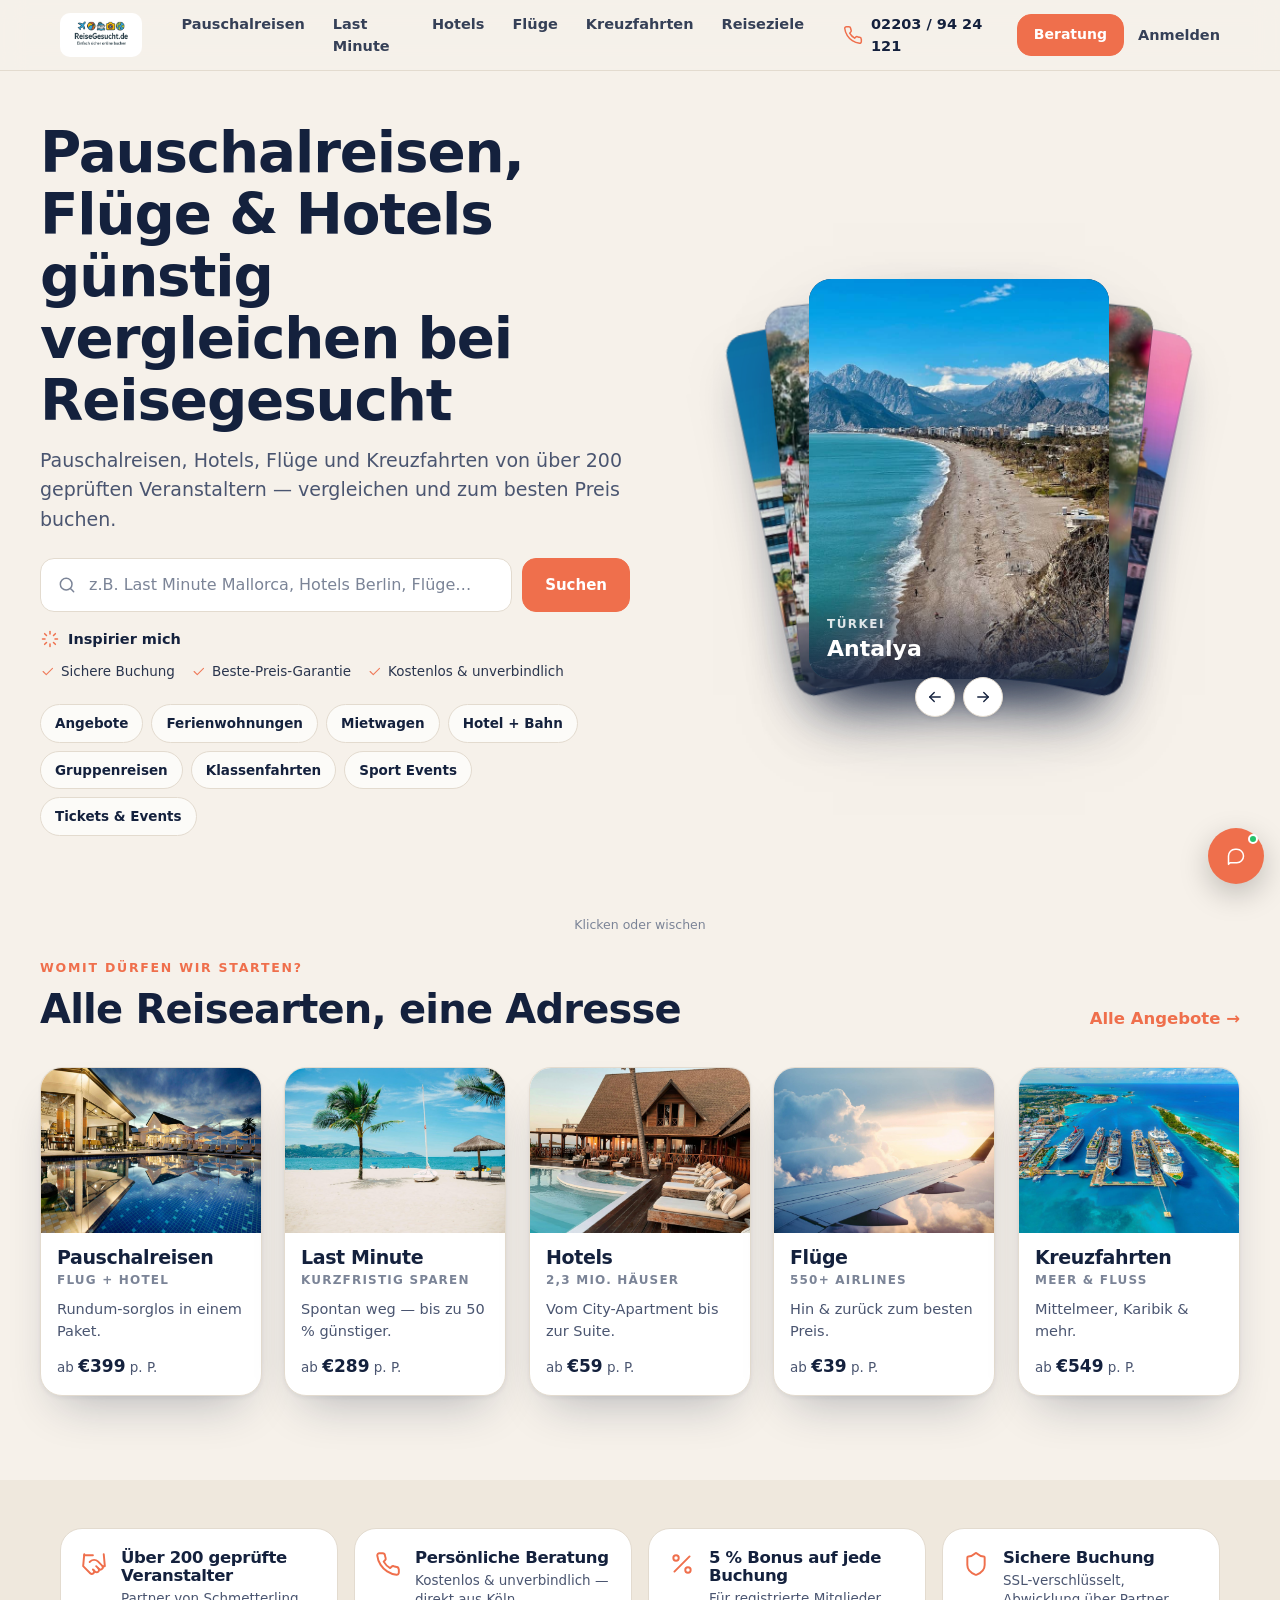
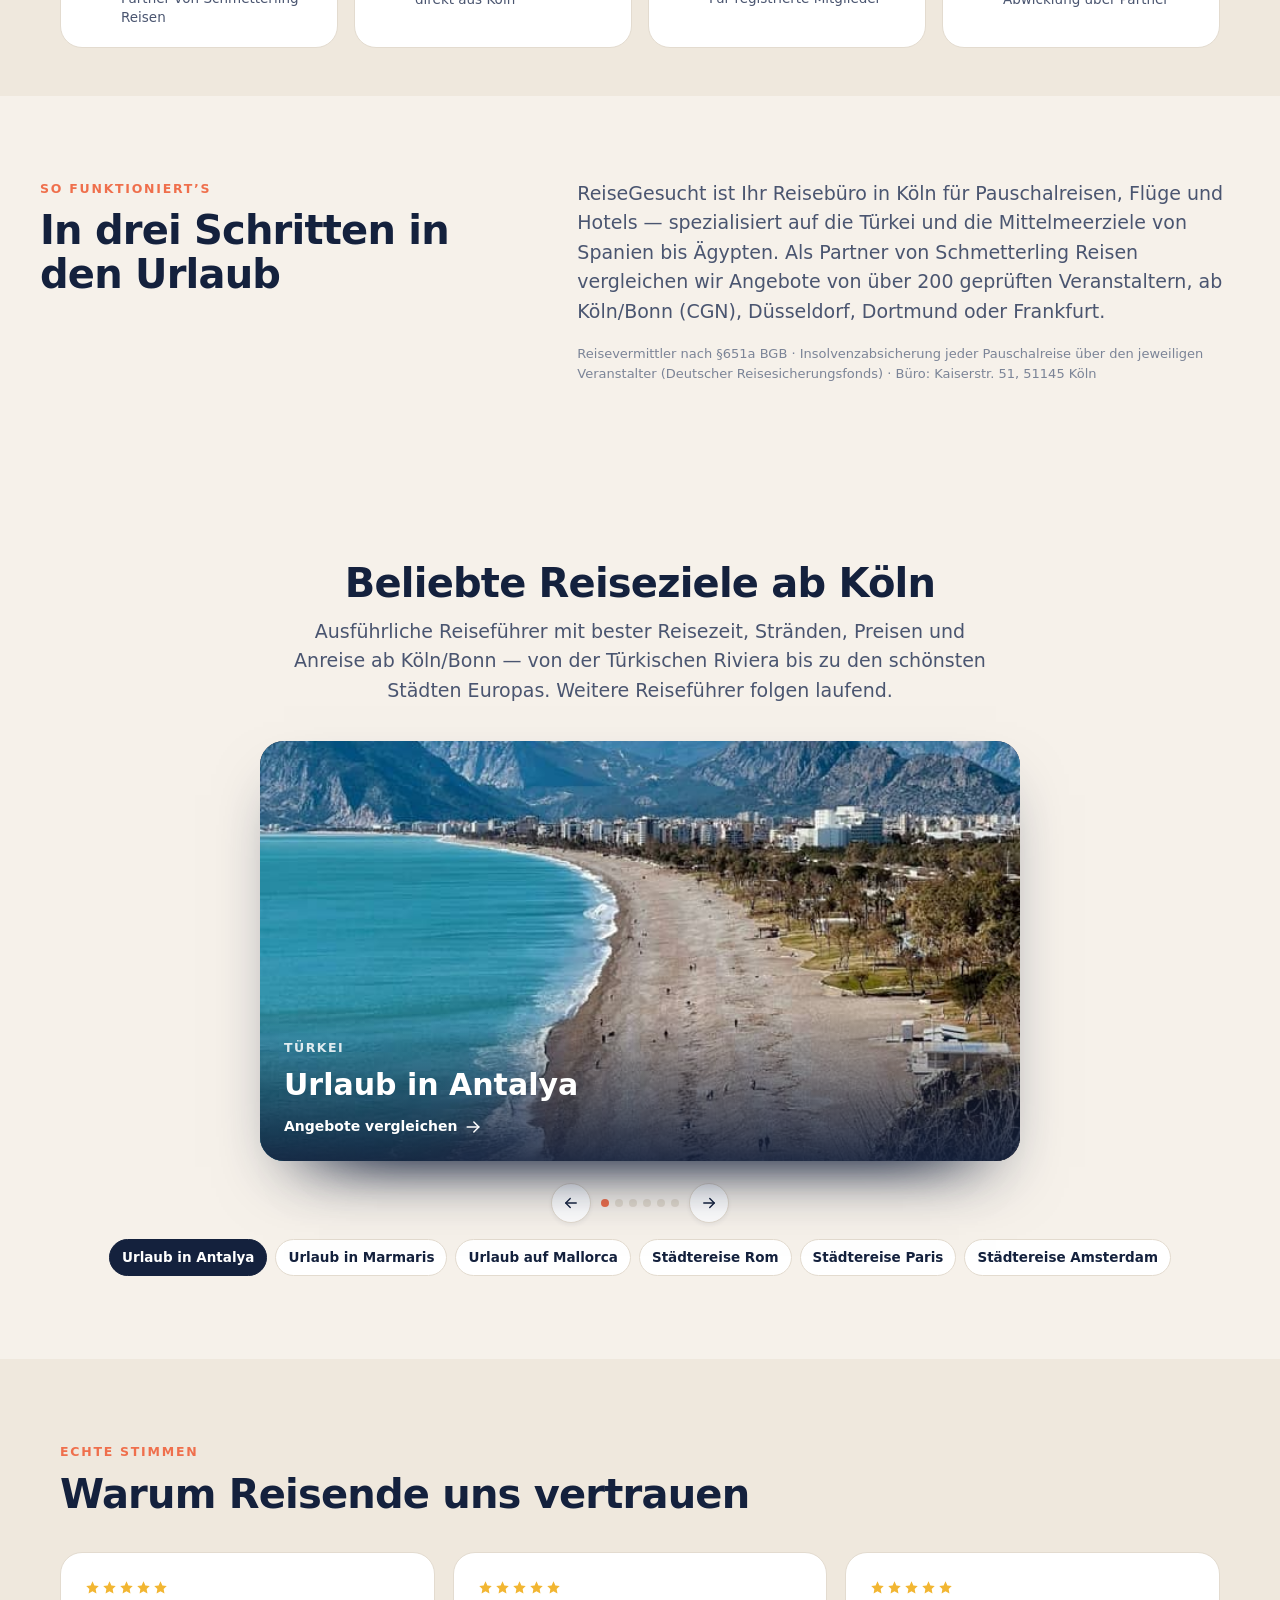
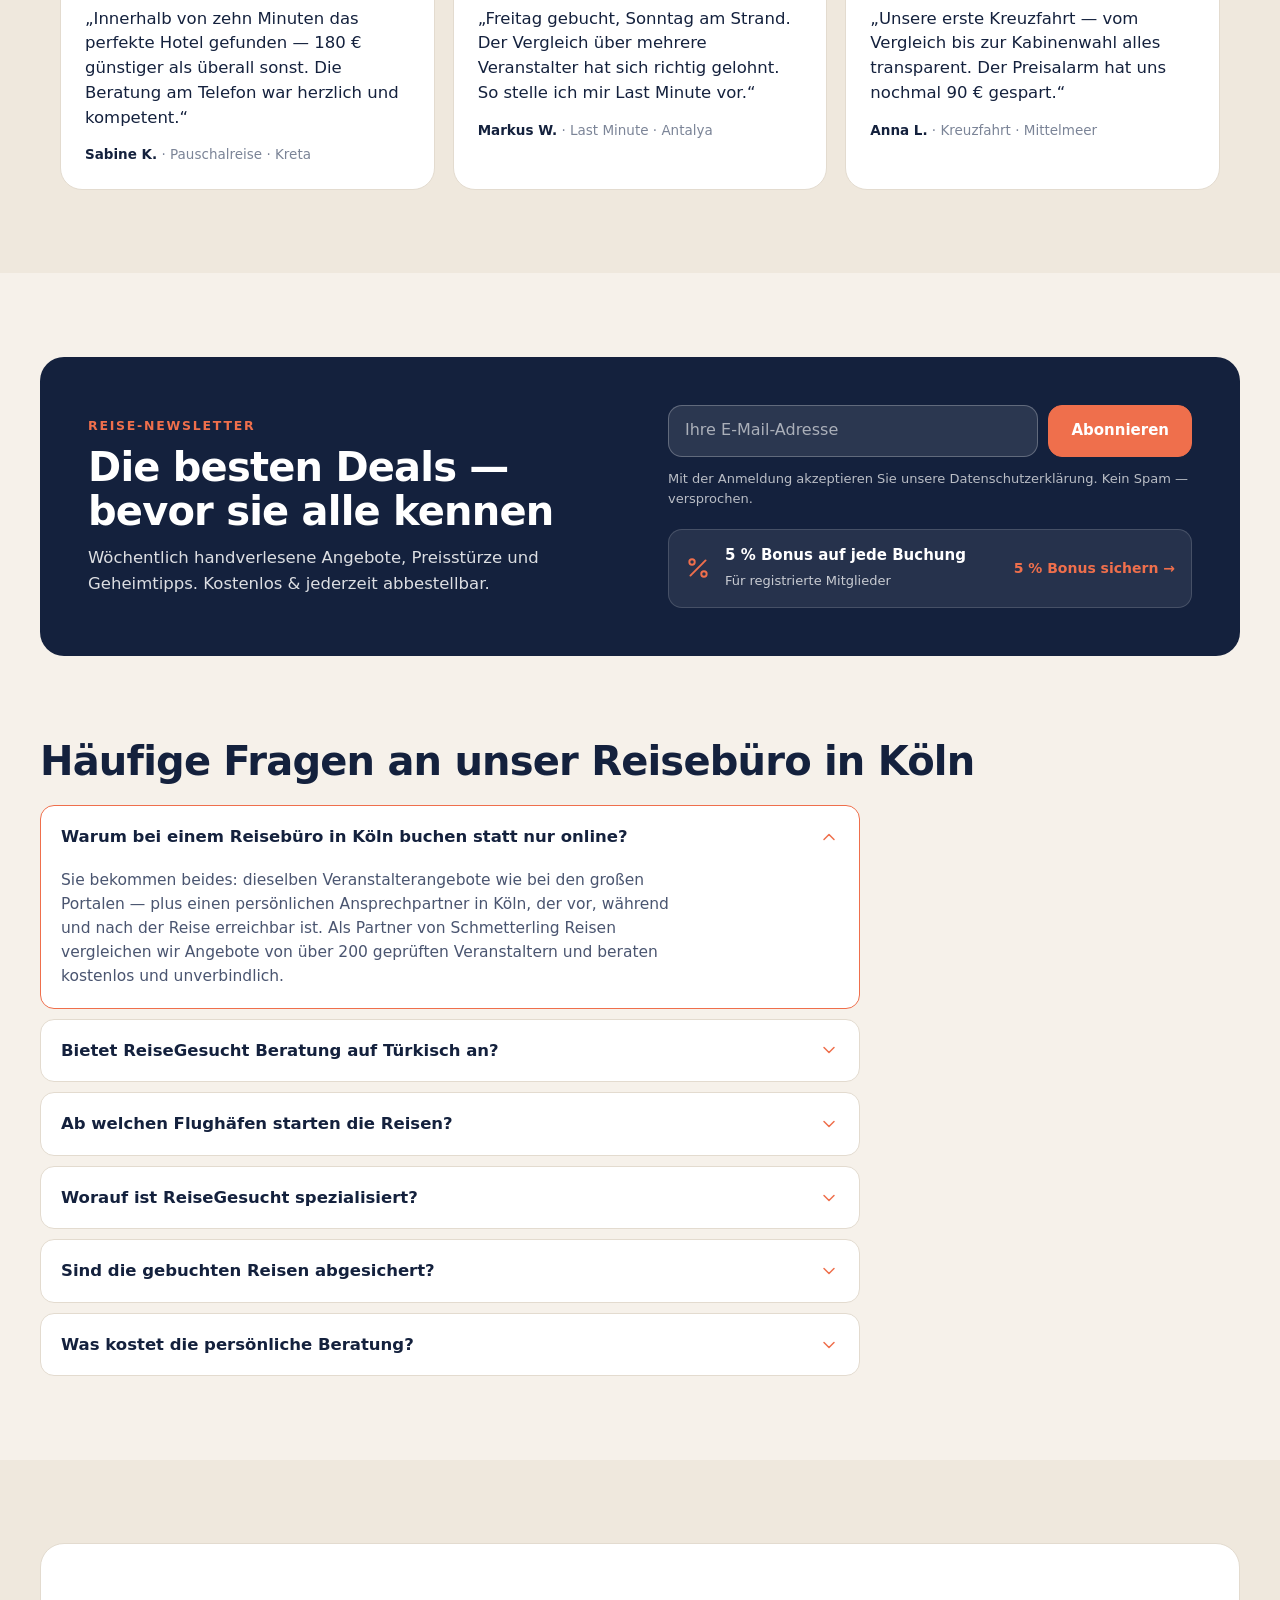
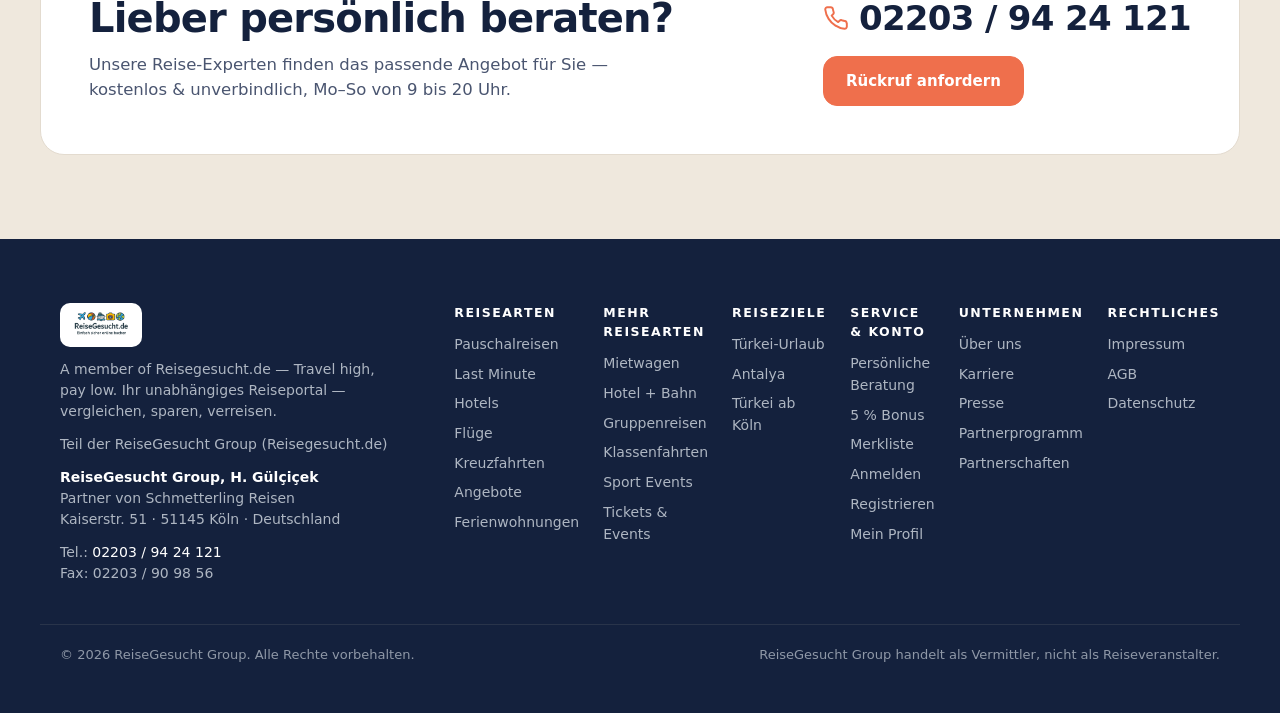
<file: card_deck/index.html>
<!doctype html>
<html lang="de">
<head>
<meta charset="utf-8">
<meta name="viewport" content="width=device-width, initial-scale=1">
<title>Card Deck — Startseite · Reisegesucht</title>
<meta name="description" content="Pauschalreisen, Hotels, Flüge und Kreuzfahrten von über 200 geprüften Veranstaltern — vergleichen und zum besten Preis buchen.">
<style>

*,*::before,*::after{box-sizing:border-box}
html{-webkit-text-size-adjust:100%;scroll-behavior:smooth}
body{margin:0;min-height:100vh;display:flex;flex-direction:column;-webkit-font-smoothing:antialiased}
img{display:block;max-width:100%;height:auto}
a{color:inherit}
button{font:inherit;color:inherit;cursor:pointer}
input{font:inherit}
h1,h2,h3,h4,p,ul,ol,figure{margin:0}
ul,ol{padding:0;list-style:none}
table{border-collapse:collapse;width:100%}
address{font-style:normal}
summary{list-style:none;cursor:pointer}
summary::-webkit-details-marker{display:none}
.sr-only{position:absolute;width:1px;height:1px;padding:0;margin:-1px;overflow:hidden;clip:rect(0,0,0,0);white-space:nowrap;border:0}
:focus-visible{outline:3px solid var(--focus,#1a5fb4);outline-offset:2px}
main{flex:1 0 auto}
.wrap{width:100%;max-width:var(--maxw,1200px);margin-inline:auto;padding-inline:var(--gutter,16px)}
.nav-toggle{position:absolute;opacity:0;width:1px;height:1px;pointer-events:none}
.art__tablewrap{overflow-x:auto;-webkit-overflow-scrolling:touch}
.art__table th,.art__table td{text-align:left;vertical-align:top}
.faq__item{overflow:hidden}
.faq__q{display:flex;justify-content:space-between;align-items:center;gap:12px}
.faq__q .faq__chev{flex:none;transition:transform .2s}
.faq__item[open] .faq__chev{transform:rotate(180deg)}
.fab{position:fixed;right:16px;bottom:16px;z-index:60;width:56px;height:56px;border:0;border-radius:999px;display:grid;place-items:center;box-shadow:0 10px 30px rgba(0,0,0,.22)}
.fab__i{width:26px;height:26px}
.fab__dot{position:absolute;top:6px;right:6px;width:10px;height:10px;border-radius:50%;background:#25c26b;border:2px solid #fff}
.i{width:20px;height:20px;flex:none}
@media (prefers-reduced-motion:reduce){*{transition:none!important;animation:none!important;scroll-behavior:auto!important}}

body{font-family:var(--font,-apple-system,"Segoe UI",system-ui,"Helvetica Neue",Arial,sans-serif);color:var(--ink);background:var(--bg);font-size:16.5px;line-height:1.55}
h1,h2,h3{font-weight:var(--hw,800);letter-spacing:-.02em;line-height:1.1;color:var(--head,var(--ink))}
h2{font-size:clamp(27px,3.2vw,40px)}
h3{font-size:19px}
.kicker{font-size:12.5px;letter-spacing:.14em;text-transform:uppercase;color:var(--accent);font-weight:800}
.lead{font-size:clamp(17px,1.5vw,19px);color:var(--ink-2)}
.small{font-size:13px;color:var(--ink-3)}
.btn{display:inline-flex;align-items:center;justify-content:center;gap:8px;min-height:50px;padding:0 22px;border-radius:var(--rb,12px);border:1.5px solid var(--accent);background:var(--accent);color:var(--on-accent,#fff);font-weight:800;font-size:15px;text-decoration:none;transition:background .15s,border-color .15s,transform .15s}
.btn:hover{background:var(--accent-ink);border-color:var(--accent-ink)}
.btn--ghost{background:transparent;color:var(--ink);border-color:var(--line)}
.btn--ghost:hover{background:var(--bg-2);border-color:var(--ink-3)}
.btn--sm{min-height:42px;padding:0 16px;font-size:14px}
.link{color:var(--accent);font-weight:800;text-decoration:none}
.link:hover{text-decoration:underline}
.sec{padding:clamp(52px,6.5vw,88px) 0}
.sec--alt{background:var(--bg-2)}
.sec__head{display:flex;flex-wrap:wrap;align-items:end;justify-content:space-between;gap:16px 32px;margin-bottom:clamp(24px,3vw,36px)}
.sec__head h2{margin-top:10px}
/* header */
.hdr{position:sticky;top:0;z-index:50;background:var(--hdr-bg,rgba(255,255,255,.9));backdrop-filter:blur(12px);color:var(--hdr-ink,var(--ink));border-bottom:1px solid var(--hdr-line,var(--line))}
.hdr__row{display:flex;align-items:center;gap:26px;min-height:70px}
.hdr__logo img{height:44px;width:auto;background:#fff;border-radius:10px;padding:3px 8px}
.hdr__nav{display:flex;gap:2px;margin-inline:auto}
.hdr__nav a{text-decoration:none;font-weight:700;font-size:14.5px;padding:9px 13px;border-radius:10px;color:inherit;opacity:.85}
.hdr__nav a:hover{opacity:1;background:var(--hdr-hover,rgba(0,0,0,.05))}
.hdr__nav a[aria-current]{opacity:1;background:var(--accent);color:var(--on-accent,#fff)}
.hdr__right{display:flex;align-items:center;gap:14px}
.hdr__phone{display:inline-flex;align-items:center;gap:8px;text-decoration:none;font-weight:700;font-size:14.5px;color:inherit}
.hdr__phone .i{color:var(--accent)}
.hdr__login{text-decoration:none;font-weight:700;font-size:14.5px;color:inherit;opacity:.85}
.burger{display:none;width:44px;height:44px;border:1px solid var(--hdr-line,var(--line));background:transparent;border-radius:12px;place-items:center;margin-left:auto;color:inherit}
.burger .i{width:24px;height:24px}
.mnav{display:none;background:var(--hdr-solid,#fff);color:var(--hdr-ink,var(--ink));border-top:1px solid var(--hdr-line,var(--line))}
.mnav a{display:block;padding:15px 0;font-size:20px;font-weight:800;text-decoration:none;color:inherit;border-bottom:1px solid var(--hdr-line,var(--line))}
.mnav__foot{display:flex;flex-direction:column;gap:12px;padding:18px 0 22px}
@media (max-width:1023px){
  .hdr__nav,.hdr__phone,.hdr__login{display:none}
  .hdr__row{min-height:62px;gap:12px}
  .hdr__logo img{height:36px}
  .burger{display:grid}
  .nav-toggle:checked~.mnav{display:block}
}
/* search */
.search{display:flex;gap:10px;max-width:720px}
.search__field{flex:1;display:flex;align-items:center;gap:10px;min-height:54px;padding:0 16px;border:1.5px solid var(--line);border-radius:var(--rb,12px);background:var(--field,#fff);color:var(--ink)}
.search__field .i{color:var(--ink-3)}
.search__field input{flex:1;min-width:0;border:0;outline:0;background:transparent;font-size:16px;color:inherit}
.search__field input::placeholder{color:var(--ink-3)}
.hero__aux{margin-top:16px;display:flex;flex-wrap:wrap;align-items:center;gap:10px 22px}
.hero__inspire{display:inline-flex;align-items:center;gap:8px;text-decoration:none;font-weight:800;font-size:14.5px;color:inherit}
.hero__inspire .i{color:var(--accent)}
.trust-row{display:flex;flex-wrap:wrap;gap:6px 16px;font-size:13.5px;opacity:.9}
.trust-row li{display:inline-flex;align-items:center;gap:6px}
.trust-row .i{width:15px;height:15px;color:var(--accent)}
.quick{display:flex;flex-wrap:wrap;gap:8px}
.quick a{font-size:13.5px;font-weight:700;text-decoration:none;color:inherit;padding:8px 14px;border-radius:999px;border:1px solid var(--line);background:var(--chip,rgba(255,255,255,.7))}
@media (max-width:640px){
  .search{flex-direction:column}
  .search .btn{width:100%}
  .quick{flex-wrap:nowrap;overflow-x:auto;scrollbar-width:none;margin-inline:calc(var(--gutter) * -1);padding-inline:var(--gutter)}
  .quick a{white-space:nowrap}
}
/* categories */
.cats{display:grid;grid-template-columns:repeat(5,1fr);gap:18px}
.cat{display:flex;flex-direction:column;text-decoration:none;color:inherit;background:var(--card,#fff);border:1px solid var(--line);border-radius:var(--r,18px);overflow:hidden}
.cat__ph{aspect-ratio:4/3;overflow:hidden;background:var(--bg-2)}
.cat__ph img{width:100%;height:100%;object-fit:cover}
.cat__body{padding:14px 16px 16px}
.cat__tag{font-size:12px;letter-spacing:.1em;text-transform:uppercase;color:var(--ink-3);font-weight:800;margin-top:3px}
.cat__desc{font-size:14.5px;color:var(--ink-2);margin-top:8px}
.cat__price{margin-top:10px;font-size:13.5px;color:var(--ink-2)}
.cat__price strong{color:var(--ink);font-size:17px}
@media (max-width:1023px){.cats{grid-template-columns:repeat(3,1fr)}}
@media (max-width:640px){.cats{grid-template-columns:1fr 1fr;gap:12px}.cat__body{padding:12px}.cat__desc{font-size:13.5px}}
/* trust */
.trust{display:grid;grid-template-columns:repeat(4,1fr);gap:16px}
.trust li{background:var(--card,#fff);border:1px solid var(--line);border-radius:var(--r,18px);padding:20px;display:flex;gap:14px;align-items:flex-start}
.trust .i{width:26px;height:26px;color:var(--accent);flex:none;margin-top:2px}
.trust h3{font-size:16.5px}
.trust p{font-size:13.5px;color:var(--ink-2);margin-top:4px;line-height:1.4}
@media (max-width:900px){.trust{grid-template-columns:1fr 1fr}}
@media (max-width:480px){.trust{grid-template-columns:1fr}}
/* how */
.how{display:grid;grid-template-columns:5fr 7fr;gap:32px 64px;align-items:start}
.how h2{margin-top:10px}
.how .small{margin-top:18px}
@media (max-width:900px){.how{grid-template-columns:1fr}}
/* default destination tiles */
.tiles{display:grid;grid-template-columns:repeat(3,1fr);gap:18px}
.tile{position:relative;display:block;aspect-ratio:4/3;border-radius:var(--r,18px);overflow:hidden;text-decoration:none;color:#fff;background:var(--ink)}
.tile img{width:100%;height:100%;object-fit:cover}
.tile__cap{position:absolute;left:0;right:0;bottom:0;padding:18px;background:linear-gradient(to top,rgba(0,0,0,.65),transparent)}
.tile__cap strong{display:block;font-size:20px}
.tile__cap span{font-size:12.5px;letter-spacing:.1em;text-transform:uppercase;opacity:.9}
@media (max-width:900px){.tiles{grid-template-columns:1fr 1fr;gap:12px}.tile__cap{padding:12px}.tile__cap strong{font-size:16px}}
/* quotes */
.quotes{display:grid;grid-template-columns:repeat(3,1fr);gap:18px}
.quotes blockquote{margin:0;background:var(--card,#fff);border:1px solid var(--line);border-radius:var(--r,18px);padding:24px}
.quotes .stars{display:inline-flex;gap:2px;color:#f2b632;margin-bottom:12px}
.quotes .star{width:15px;height:15px;fill:currentColor;stroke:none}
.quotes p{font-size:16.5px;line-height:1.5}
.quotes footer{margin-top:14px;font-size:13.5px;color:var(--ink-3)}
.quotes footer strong{color:var(--ink);font-weight:800}
@media (max-width:900px){.quotes{grid-template-columns:1fr;gap:14px}}
/* newsletter */
.nl{background:var(--nl-bg,var(--ink));color:var(--nl-ink,#fff);border-radius:24px;padding:clamp(28px,4vw,48px);display:grid;grid-template-columns:1fr 1fr;gap:28px 56px;align-items:center}
.nl .kicker{color:var(--nl-accent,var(--accent))}
.nl h2{margin-top:10px;color:inherit}
.nl__text{margin-top:12px;opacity:.85}
.nl form{display:flex;gap:10px}
.nl input{flex:1;min-width:0;min-height:52px;padding:0 16px;border:1.5px solid rgba(255,255,255,.25);border-radius:var(--rb,12px);background:rgba(255,255,255,.1);color:inherit;font-size:16px}
.nl input::placeholder{color:inherit;opacity:.6}
.nl .small{margin-top:12px;color:inherit;opacity:.7}
.bonus{margin-top:20px;display:flex;align-items:center;gap:14px;background:rgba(255,255,255,.08);border:1px solid rgba(255,255,255,.15);border-radius:14px;padding:14px 16px}
.bonus .i{width:26px;height:26px;color:var(--nl-accent,var(--accent))}
.bonus strong{display:block;font-size:15px}
.bonus span{font-size:13px;opacity:.75}
.bonus .link{margin-left:auto;color:var(--nl-accent,var(--accent));white-space:nowrap;font-size:14px}
@media (max-width:900px){.nl{grid-template-columns:1fr;border-radius:18px}}
@media (max-width:560px){.nl form{flex-direction:column}.nl form .btn{width:100%}.bonus{flex-wrap:wrap}.bonus .link{margin-left:0}}
/* faq */
.faq{max-width:820px;display:grid;gap:10px}
.faq__item{border:1px solid var(--line);border-radius:14px;background:var(--card,#fff)}
.faq__item[open]{border-color:var(--accent)}
.faq__q{padding:18px 20px;font-size:16.5px;font-weight:800}
.faq__q .faq__chev{color:var(--accent)}
.faq__a{padding:0 20px 20px;color:var(--ink-2);font-size:15.5px;max-width:66ch}
/* cta */
.cta{background:var(--bg-2)}
.cta__box{display:grid;grid-template-columns:1fr auto;gap:24px 48px;align-items:center;background:var(--card,#fff);border:1px solid var(--line);border-radius:24px;padding:clamp(28px,4vw,48px)}
.cta p{margin-top:12px;color:var(--ink-2);max-width:50ch}
.cta__right{display:flex;flex-direction:column;gap:12px;align-items:flex-start}
.cta__phone{display:inline-flex;align-items:center;gap:10px;font-size:clamp(24px,3vw,34px);font-weight:800;letter-spacing:-.02em;text-decoration:none;color:var(--ink)}
.cta__phone .i{width:26px;height:26px;color:var(--accent)}
@media (max-width:900px){.cta__box{grid-template-columns:1fr}}
/* footer */
.footer{background:var(--foot-bg,var(--ink));color:var(--foot-ink,#aeb6c2);padding:clamp(40px,5vw,64px) 0 100px;font-size:14px}
.footer__inner{display:grid;grid-template-columns:minmax(240px,340px) 1fr;gap:40px 64px}
.footer__logo{height:44px;width:auto;background:#fff;border-radius:10px;padding:4px 8px}
.footer__brand p,.footer__brand address{margin-top:12px;line-height:1.5}
.footer__brand strong{color:var(--foot-strong,#fff)}
.footer__brand a{text-decoration:none;color:var(--foot-strong,#fff)}
.footer__cols{display:grid;grid-template-columns:repeat(3,1fr);gap:28px 24px}
.footer__col h4{font-size:12.5px;letter-spacing:.12em;text-transform:uppercase;color:var(--foot-strong,#fff);font-weight:800;margin-bottom:12px}
.footer__col li{margin-top:8px}
.footer__col a{text-decoration:none;color:inherit}
.footer__col a:hover{color:var(--foot-strong,#fff)}
.footer__legal{display:flex;flex-wrap:wrap;justify-content:space-between;gap:8px 24px;margin-top:40px;padding-top:20px;border-top:1px solid rgba(128,128,128,.25);font-size:13px;opacity:.8}
@media (min-width:1024px){.footer{padding-bottom:48px}.footer__cols{grid-template-columns:repeat(6,1fr)}}
@media (max-width:900px){.footer__inner{grid-template-columns:1fr}.footer__cols{grid-template-columns:repeat(2,1fr)}}
.fab{background:var(--accent);color:var(--on-accent,#fff)}
/* guide page shared bits */
.crumbs{display:flex;flex-wrap:wrap;gap:8px;font-size:13.5px;opacity:.75;font-weight:600}
.crumbs a{text-decoration:none}
.crumbs [aria-current]{opacity:1}
.tldr{margin-top:clamp(24px,4vw,40px);background:var(--tldr-bg,var(--accent-soft));border-left:4px solid var(--accent);border-radius:0 var(--r,18px) var(--r,18px) 0;padding:22px 24px;font-size:clamp(17px,1.6vw,20px);font-weight:600;line-height:1.5}
.find{margin-top:20px;display:flex;flex-wrap:wrap;align-items:center;justify-content:space-between;gap:14px 24px;padding:18px 22px;border:1px solid var(--line);border-radius:var(--r,18px);background:var(--card,#fff)}
.find strong{display:block;font-size:17px}
.find span{font-size:14px;color:var(--ink-2)}
.find__btns{display:flex;flex-wrap:wrap;gap:8px}
.prose{max-width:820px}
.art__sec{margin-top:clamp(40px,5vw,60px)}
.art__sec h2{font-size:clamp(24px,2.8vw,34px)}
.art__sec p{margin-top:14px;color:var(--ink-2)}
.art__list{margin-top:14px;display:grid;gap:8px}
.art__list li{padding:10px 14px;border:1px solid var(--line);border-radius:12px;font-size:15px;background:var(--card,#fff);color:var(--ink-2)}
.art__tablewrap{margin-top:16px;border:1px solid var(--line);border-radius:14px;background:var(--card,#fff)}
.art__table{font-size:15px;min-width:520px}
.art__table th{background:var(--bg-2);font-size:12px;letter-spacing:.1em;text-transform:uppercase;padding:12px 16px;font-weight:800;color:var(--ink-2);border-bottom:1px solid var(--line)}
.art__table td{padding:12px 16px;border-bottom:1px solid var(--line);color:var(--ink-2)}
.art__table tr:last-child td{border-bottom:0}
.art__table td:first-child{color:var(--ink);font-weight:800}
.related{margin-top:clamp(48px,6vw,80px)}
.book{margin-top:clamp(48px,6vw,80px);background:var(--book-bg,var(--ink));color:var(--book-ink,#fff);border-radius:24px;padding:clamp(28px,4vw,48px)}
.book h2{font-size:clamp(26px,3vw,38px);color:inherit}
.book p{margin-top:12px;max-width:60ch;opacity:.88}
.book__btns{display:flex;flex-wrap:wrap;gap:10px;margin-top:22px;align-items:center}
.book .btn--ghost{color:inherit;border-color:rgba(255,255,255,.35)}
.book .btn--ghost:hover{background:rgba(255,255,255,.1)}
.book__phone{display:inline-flex;align-items:center;gap:8px;font-weight:800;text-decoration:none;color:inherit;padding:0 8px}
.art-faq{margin-top:clamp(48px,6vw,80px)}
.art-faq .faq{margin-top:20px}
.note{margin-top:28px;max-width:70ch}
.note a{color:var(--accent)}

:root{--bg:#f6f1ea;--bg-2:#efe8dd;--ink:#14213d;--ink-2:#4a5570;--ink-3:#7b8497;--line:#e3dbcf;--accent:#ef6f4c;--accent-ink:#d4562f;--accent-soft:#fde7df;--card:#fff;--r:22px;--rb:14px;--focus:#ef6f4c;--maxw:1200px;--gutter:20px;--hdr-bg:rgba(246,241,234,.9);--hdr-solid:#f6f1ea;--nl-bg:#14213d;--book-bg:#14213d;--foot-bg:#14213d;--shadow:0 2px 4px rgba(20,33,61,.06),0 24px 48px -20px rgba(20,33,61,.3)}
/* hero: text left, a fanned deck right */
.hero{padding:clamp(28px,4vw,56px) 0 clamp(24px,3vw,40px);overflow:hidden}
.hero__grid{display:grid;grid-template-columns:1.05fr 1fr;gap:32px 48px;align-items:center}
.hero__grid>*{min-width:0}
.hero h1{font-size:clamp(32px,4.4vw,58px)}
.hero__lead{margin-top:14px;max-width:50ch}
.hero .search{margin-top:24px}
.hero .quick{margin-top:22px}
.deck{position:relative;height:460px;perspective:1400px;touch-action:pan-y}
.deck__stage{position:absolute;inset:0;transform-style:preserve-3d;transition:transform .5s cubic-bezier(.2,.7,.2,1)}
.deck__card{position:absolute;left:50%;top:50%;width:min(300px,64vw);aspect-ratio:3/4;margin:-200px 0 0 -150px;border-radius:22px;overflow:hidden;text-decoration:none;color:#fff;background:var(--ink);box-shadow:0 30px 60px -20px rgba(20,33,61,.5);transform:translate3d(var(--x,0),var(--y,0),var(--z,0)) rotate(var(--rot,0deg));transition:transform .55s cubic-bezier(.2,.7,.2,1),box-shadow .3s;transform-style:preserve-3d;backface-visibility:hidden;cursor:pointer}
.deck__card img{width:100%;height:100%;object-fit:cover}
.deck__cap{position:absolute;left:0;right:0;bottom:0;padding:18px;background:linear-gradient(to top,rgba(20,33,61,.9),transparent)}
.deck__cap span{display:block;font-size:12px;letter-spacing:.12em;text-transform:uppercase;opacity:.85;font-weight:800}
.deck__cap strong{display:block;font-size:22px;margin-top:2px;line-height:1.15}
.deck__card.is-front{box-shadow:0 40px 80px -24px rgba(20,33,61,.6)}
.deck__nav{position:absolute;left:50%;bottom:-8px;transform:translateX(-50%);display:flex;gap:8px;z-index:5}
.deck__btn{width:40px;height:40px;border-radius:50%;border:1.5px solid var(--line);background:#fff;display:grid;place-items:center;color:var(--ink);box-shadow:var(--shadow)}
.deck__btn .i{width:18px;height:18px}
.deck__btn[data-dir="prev"] .i{transform:rotate(180deg)}
.deck__hint{position:absolute;left:0;right:0;bottom:-34px;text-align:center;font-size:12.5px;color:var(--ink-3)}
@media (max-width:900px){.hero__grid{grid-template-columns:1fr}.deck{height:400px}.deck__card{width:min(250px,64vw);margin:-166px 0 0 -125px}}
/* tilt cards */
.cat{position:relative;transform:perspective(900px) rotateX(var(--rx,0deg)) rotateY(var(--ry,0deg));transition:transform .18s ease-out,box-shadow .3s;box-shadow:var(--shadow);will-change:transform}
.cat::after{content:"";position:absolute;inset:0;border-radius:inherit;background:radial-gradient(circle at var(--gx,50%) var(--gy,50%),rgba(255,255,255,.35),transparent 55%);opacity:var(--glare,0);pointer-events:none;transition:opacity .3s}
.cats{gap:22px}
/* destination stack */
.stack{position:relative;height:420px;max-width:760px;margin:0 auto;perspective:1400px;touch-action:pan-y}
.stack__card{position:absolute;inset:0;border-radius:24px;overflow:hidden;text-decoration:none;color:#fff;background:var(--ink);box-shadow:0 30px 60px -24px rgba(20,33,61,.55);transform:translate3d(0,var(--sy,0),var(--sz,0)) scale(var(--ss,1));transition:transform .55s cubic-bezier(.2,.7,.2,1),opacity .4s;opacity:var(--so,1);pointer-events:none}
.stack__card.is-front{pointer-events:auto}
.stack__card img{width:100%;height:100%;object-fit:cover}
.stack__cap{position:absolute;left:0;right:0;bottom:0;padding:22px 24px;background:linear-gradient(to top,rgba(20,33,61,.9),transparent)}
.stack__cap span{font-size:12.5px;letter-spacing:.12em;text-transform:uppercase;font-weight:800;opacity:.85}
.stack__cap strong{display:block;font-size:clamp(22px,2.6vw,30px);margin-top:2px}
.stack__cap em{display:inline-flex;align-items:center;gap:6px;font-style:normal;font-size:14px;margin-top:8px;font-weight:700}
.stack__nav{display:flex;justify-content:center;align-items:center;gap:10px;margin-top:22px}
.stack__dots{display:flex;gap:6px}
.stack__dots i{width:8px;height:8px;border-radius:50%;background:var(--line)}
.stack__dots i.on{background:var(--accent)}
.stack__list{display:flex;flex-wrap:wrap;justify-content:center;gap:8px;margin-top:16px}
.stack__list a{font-size:13.5px;font-weight:700;text-decoration:none;color:var(--ink);padding:7px 12px;border-radius:999px;border:1px solid var(--line);background:#fff}
.stack__list a.on{background:var(--ink);color:#fff;border-color:var(--ink)}
@media (max-width:900px){.stack{height:340px}}
/* guide */
.ghead{padding:20px 0 0}
.ghead h1{font-size:clamp(30px,4.2vw,52px);max-width:24ch;margin-top:14px}
.ghead .small{margin-top:10px}
.gphoto{margin-top:24px;border-radius:26px;overflow:hidden;aspect-ratio:21/9;box-shadow:var(--shadow);transform:perspective(1200px) rotateX(var(--rx,0deg)) rotateY(var(--ry,0deg));transition:transform .2s ease-out}
.gphoto img{width:100%;height:100%;object-fit:cover}
@media (max-width:640px){.gphoto{aspect-ratio:4/3;border-radius:18px}}
.tldr{background:#fff;border:1px solid var(--line);box-shadow:var(--shadow)}
/* no JavaScript: flat grids instead of decks */
html:not(.js) .deck,html:not(.js) .stack{height:auto;perspective:none}
html:not(.js) .deck__card,html:not(.js) .stack__card{position:static;margin:0 0 12px;transform:none;width:100%;aspect-ratio:16/9;opacity:1;pointer-events:auto}
html:not(.js) .deck__nav,html:not(.js) .stack__nav,html:not(.js) .deck__hint{display:none}
@media (prefers-reduced-motion:reduce){
  .deck__stage,.deck__card,.stack__card,.cat,.gphoto{transition:none}
}

</style>
</head>
<body class="home">
<header class="hdr">
  <input type="checkbox" id="nav" class="nav-toggle" aria-hidden="true">
  <div class="wrap hdr__row">
    <a class="hdr__logo" href="./index.html"><img src="./img/logo.png" alt="Reisegesucht — Einfach sicher online buchen" width="440" height="240"></a>
    <nav class="hdr__nav" aria-label="Hauptnavigation"><a href="#">Pauschalreisen</a><a href="#">Last Minute</a><a href="#">Hotels</a><a href="#">Flüge</a><a href="#">Kreuzfahrten</a><a href="./reiseziele.html">Reiseziele</a></nav>
    <div class="hdr__right">
      <a class="hdr__phone" href="tel:+4922039424121"><svg class="i" viewBox="0 0 24 24" fill="none" stroke="currentColor" stroke-width="1.8" stroke-linecap="round" stroke-linejoin="round" aria-hidden="true"><path d="M22 16.9v3a2 2 0 0 1-2.2 2 19.8 19.8 0 0 1-8.6-3.1 19.5 19.5 0 0 1-6-6A19.8 19.8 0 0 1 2.1 4.2 2 2 0 0 1 4.1 2h3a2 2 0 0 1 2 1.7c.1.9.4 1.8.7 2.7a2 2 0 0 1-.5 2.1L8 9.8a16 16 0 0 0 6 6l1.3-1.3a2 2 0 0 1 2.1-.4c.9.3 1.8.6 2.7.7a2 2 0 0 1 1.7 2z"/></svg>02203 / 94 24 121</a>
      <a class="btn btn--sm" href="#">Beratung</a>
      <a class="hdr__login" href="#">Anmelden</a>
    </div>
    <label for="nav" class="burger" aria-label="Menü öffnen"><svg class="i" viewBox="0 0 24 24" fill="none" stroke="currentColor" stroke-width="1.8" stroke-linecap="round" stroke-linejoin="round" aria-hidden="true"><path d="M4 6h16"/><path d="M4 12h16"/><path d="M4 18h16"/></svg></label>
  </div>
  <nav class="mnav wrap" aria-label="Menü">
    <ul><li><a href="#">Pauschalreisen</a></li><li><a href="#">Last Minute</a></li><li><a href="#">Hotels</a></li><li><a href="#">Flüge</a></li><li><a href="#">Kreuzfahrten</a></li><li><a href="./reiseziele.html">Reiseziele</a></li></ul>
    <div class="mnav__foot"><a class="btn" href="#">Beratung</a><a class="btn btn--ghost" href="tel:+4922039424121"><svg class="i" viewBox="0 0 24 24" fill="none" stroke="currentColor" stroke-width="1.8" stroke-linecap="round" stroke-linejoin="round" aria-hidden="true"><path d="M22 16.9v3a2 2 0 0 1-2.2 2 19.8 19.8 0 0 1-8.6-3.1 19.5 19.5 0 0 1-6-6A19.8 19.8 0 0 1 2.1 4.2 2 2 0 0 1 4.1 2h3a2 2 0 0 1 2 1.7c.1.9.4 1.8.7 2.7a2 2 0 0 1-.5 2.1L8 9.8a16 16 0 0 0 6 6l1.3-1.3a2 2 0 0 1 2.1-.4c.9.3 1.8.6 2.7.7a2 2 0 0 1 1.7 2z"/></svg>02203 / 94 24 121</a><a class="link" href="#">Anmelden</a></div>
  </nav>
</header>
<main>
  <section class="hero wrap">
    <div class="hero__grid">
      <div>
        <h1>Pauschalreisen, Flüge &amp; Hotels günstig vergleichen bei Reisegesucht</h1>
        <p class="lead hero__lead">Pauschalreisen, Hotels, Flüge und Kreuzfahrten von über 200 geprüften Veranstaltern — vergleichen und zum besten Preis buchen.</p>
        <form class="search" role="search" action="#">
  <label class="search__field"><span class="sr-only">Suche</span><svg class="i" viewBox="0 0 24 24" fill="none" stroke="currentColor" stroke-width="1.8" stroke-linecap="round" stroke-linejoin="round" aria-hidden="true"><circle cx="11" cy="11" r="7"/><path d="m20 20-3.5-3.5"/></svg><input type="search" name="q" placeholder="z.B. Last Minute Mallorca, Hotels Berlin, Flüge…"></label>
  <button class="btn" type="submit">Suchen</button>
</form>
<div class="hero__aux"><a class="hero__inspire" href="#"><svg class="i" viewBox="0 0 24 24" fill="none" stroke="currentColor" stroke-width="1.8" stroke-linecap="round" stroke-linejoin="round" aria-hidden="true"><path d="M12 3v3"/><path d="M12 18v3"/><path d="M3 12h3"/><path d="M18 12h3"/><path d="m5.6 5.6 2.2 2.2"/><path d="m16.2 16.2 2.2 2.2"/><path d="m5.6 18.4 2.2-2.2"/><path d="m16.2 7.8 2.2-2.2"/></svg>Inspirier mich</a><ul class="trust-row"><li><svg class="i" viewBox="0 0 24 24" fill="none" stroke="currentColor" stroke-width="1.8" stroke-linecap="round" stroke-linejoin="round" aria-hidden="true"><path d="m5 12 5 5L20 7"/></svg>Sichere Buchung</li><li><svg class="i" viewBox="0 0 24 24" fill="none" stroke="currentColor" stroke-width="1.8" stroke-linecap="round" stroke-linejoin="round" aria-hidden="true"><path d="m5 12 5 5L20 7"/></svg>Beste-Preis-Garantie</li><li><svg class="i" viewBox="0 0 24 24" fill="none" stroke="currentColor" stroke-width="1.8" stroke-linecap="round" stroke-linejoin="round" aria-hidden="true"><path d="m5 12 5 5L20 7"/></svg>Kostenlos &amp; unverbindlich</li></ul></div>
        <nav class="quick" aria-label="Weitere Reisearten"><a href="#">Angebote</a><a href="#">Ferienwohnungen</a><a href="#">Mietwagen</a><a href="#">Hotel + Bahn</a><a href="#">Gruppenreisen</a><a href="#">Klassenfahrten</a><a href="#">Sport Events</a><a href="#">Tickets &amp; Events</a></nav>
      </div>
      <div><div class="deck" aria-label="Reiseziele in der Türkei">
  <div class="deck__stage"><a class="deck__card" href="./reiseziele.html"><img src="./img/s/antalya.jpg" alt="" width="640" height="427"><span class="deck__cap"><span>Türkei</span><strong>Antalya</strong></span></a><a class="deck__card" href="./reiseziele.html"><img src="./img/s/bodrum.jpg" alt="" width="640" height="427"><span class="deck__cap"><span>Türkei</span><strong>Bodrum</strong></span></a><a class="deck__card" href="./reiseziele.html"><img src="./img/s/istanbul.jpg" alt="" width="640" height="427"><span class="deck__cap"><span>Türkei</span><strong>Istanbul</strong></span></a><a class="deck__card" href="./reiseziele.html"><img src="./img/s/izmir.jpg" alt="" width="640" height="427"><span class="deck__cap"><span>Türkei</span><strong>Izmir</strong></span></a><a class="deck__card" href="./reiseziele.html"><img src="./img/s/marmaris.jpg" alt="" width="640" height="427"><span class="deck__cap"><span>Türkei</span><strong>Marmaris</strong></span></a></div>
  <div class="deck__nav"><button type="button" class="deck__btn" data-dir="prev" aria-label="Zurück"><svg class="i" viewBox="0 0 24 24" fill="none" stroke="currentColor" stroke-width="1.8" stroke-linecap="round" stroke-linejoin="round" aria-hidden="true"><path d="M5 12h14"/><path d="m13 6 6 6-6 6"/></svg></button><button type="button" class="deck__btn" data-dir="next" aria-label="Weiter"><svg class="i" viewBox="0 0 24 24" fill="none" stroke="currentColor" stroke-width="1.8" stroke-linecap="round" stroke-linejoin="round" aria-hidden="true"><path d="M5 12h14"/><path d="m13 6 6 6-6 6"/></svg></button></div>
</div><p class="deck__hint" aria-hidden="true">Klicken oder wischen</p></div>
    </div>
  </section>
  <section class="sec wrap" aria-labelledby="cats-h">
    <div class="sec__head"><div><p class="kicker">Womit dürfen wir starten?</p><h2 id="cats-h">Alle Reisearten, eine Adresse</h2></div><a class="link" href="#">Alle Angebote →</a></div>
    <div class="cats"><a class="cat" href="#"><div class="cat__ph"><img src="./img/cat-pauschalreisen.jpg" alt="" loading="lazy" width="1600" height="1067"></div><div class="cat__body"><h3>Pauschalreisen</h3><p class="cat__tag">Flug + Hotel</p><p class="cat__desc">Rundum-sorglos in einem Paket.</p><p class="cat__price">ab <strong>€399</strong> p. P.</p></div></a><a class="cat" href="#"><div class="cat__ph"><img src="./img/cat-lastminute.jpg" alt="" loading="lazy" width="1600" height="1067"></div><div class="cat__body"><h3>Last Minute</h3><p class="cat__tag">Kurzfristig sparen</p><p class="cat__desc">Spontan weg — bis zu 50 % günstiger.</p><p class="cat__price">ab <strong>€289</strong> p. P.</p></div></a><a class="cat" href="#"><div class="cat__ph"><img src="./img/cat-hotels.jpg" alt="" loading="lazy" width="1600" height="1067"></div><div class="cat__body"><h3>Hotels</h3><p class="cat__tag">2,3 Mio. Häuser</p><p class="cat__desc">Vom City-Apartment bis zur Suite.</p><p class="cat__price">ab <strong>€59</strong> p. P.</p></div></a><a class="cat" href="#"><div class="cat__ph"><img src="./img/cat-fluege.jpg" alt="" loading="lazy" width="1600" height="1067"></div><div class="cat__body"><h3>Flüge</h3><p class="cat__tag">550+ Airlines</p><p class="cat__desc">Hin &amp; zurück zum besten Preis.</p><p class="cat__price">ab <strong>€39</strong> p. P.</p></div></a><a class="cat" href="#"><div class="cat__ph"><img src="./img/cat-kreuzfahrten.jpg" alt="" loading="lazy" width="1600" height="1067"></div><div class="cat__body"><h3>Kreuzfahrten</h3><p class="cat__tag">Meer &amp; Fluss</p><p class="cat__desc">Mittelmeer, Karibik &amp; mehr.</p><p class="cat__price">ab <strong>€549</strong> p. P.</p></div></a></div>
  </section>
  <section class="sec sec--alt reveal" aria-label="Unsere Vorteile" style="padding-top:clamp(32px,4vw,48px);padding-bottom:clamp(32px,4vw,48px)">
  <ul class="wrap trust"><li><svg class="i" viewBox="0 0 24 24" fill="none" stroke="currentColor" stroke-width="1.8" stroke-linecap="round" stroke-linejoin="round" aria-hidden="true"><path d="m11 17 2 2a1 1 0 1 0 3-3"/><path d="m14 14 2.5 2.5a1 1 0 1 0 3-3l-3.9-3.9a5 5 0 0 0-7 0l-.6.6"/><path d="m21 3 1 11h-2"/><path d="M3 3 2 14l6.5 6.5a1 1 0 1 0 3-3"/><path d="M3 4h8"/></svg><div><h3>Über 200 geprüfte Veranstalter</h3><p>Partner von Schmetterling Reisen</p></div></li><li><svg class="i" viewBox="0 0 24 24" fill="none" stroke="currentColor" stroke-width="1.8" stroke-linecap="round" stroke-linejoin="round" aria-hidden="true"><path d="M22 16.9v3a2 2 0 0 1-2.2 2 19.8 19.8 0 0 1-8.6-3.1 19.5 19.5 0 0 1-6-6A19.8 19.8 0 0 1 2.1 4.2 2 2 0 0 1 4.1 2h3a2 2 0 0 1 2 1.7c.1.9.4 1.8.7 2.7a2 2 0 0 1-.5 2.1L8 9.8a16 16 0 0 0 6 6l1.3-1.3a2 2 0 0 1 2.1-.4c.9.3 1.8.6 2.7.7a2 2 0 0 1 1.7 2z"/></svg><div><h3>Persönliche Beratung</h3><p>Kostenlos &amp; unverbindlich — direkt aus Köln</p></div></li><li><svg class="i" viewBox="0 0 24 24" fill="none" stroke="currentColor" stroke-width="1.8" stroke-linecap="round" stroke-linejoin="round" aria-hidden="true"><path d="M19 5 5 19"/><circle cx="6.5" cy="6.5" r="2.5"/><circle cx="17.5" cy="17.5" r="2.5"/></svg><div><h3>5 % Bonus auf jede Buchung</h3><p>Für registrierte Mitglieder</p></div></li><li><svg class="i" viewBox="0 0 24 24" fill="none" stroke="currentColor" stroke-width="1.8" stroke-linecap="round" stroke-linejoin="round" aria-hidden="true"><path d="M20 13c0 5-3.5 7.5-7.7 9a1 1 0 0 1-.6 0C7.5 20.5 4 18 4 13V6a1 1 0 0 1 1-1c2 0 4.5-1.2 6.2-2.7a1 1 0 0 1 1.6 0C14.5 3.8 17 5 19 5a1 1 0 0 1 1 1z"/></svg><div><h3>Sichere Buchung</h3><p>SSL-verschlüsselt, Abwicklung über Partner</p></div></li></ul>
</section>
  <section class="sec wrap reveal" aria-labelledby="how-h">
  <div class="how"><div><p class="kicker">So funktioniert’s</p><h2 id="how-h">In drei Schritten in den Urlaub</h2></div><div><p class="lead">ReiseGesucht ist Ihr Reisebüro in Köln für Pauschalreisen, Flüge und Hotels — spezialisiert auf die Türkei und die Mittelmeerziele von Spanien bis Ägypten. Als Partner von Schmetterling Reisen vergleichen wir Angebote von über 200 geprüften Veranstaltern, ab Köln/Bonn (CGN), Düsseldorf, Dortmund oder Frankfurt.</p><p class="small">Reisevermittler nach §651a BGB · Insolvenzabsicherung jeder Pauschalreise über den jeweiligen Veranstalter (Deutscher Reisesicherungsfonds) · Büro: Kaiserstr. 51, 51145 Köln</p></div></div>
</section>
  <section class="sec" aria-labelledby="dest-h">
    <div class="wrap"><div class="sec__head" style="justify-content:center;text-align:center"><div><h2 id="dest-h">Beliebte Reiseziele ab Köln</h2><p class="lead" style="margin:12px auto 0;max-width:60ch">Ausführliche Reiseführer mit bester Reisezeit, Stränden, Preisen und Anreise ab Köln/Bonn — von der Türkischen Riviera bis zu den schönsten Städten Europas. Weitere Reiseführer folgen laufend.</p></div></div><div class="stack-wrap">
  <div class="stack"><a class="stack__card" href="./reiseziele.html"><img src="./img/s/antalya.jpg" alt="" loading="lazy" width="640" height="427"><span class="stack__cap"><span>Türkei</span><strong>Urlaub in Antalya</strong><em>Angebote vergleichen<svg class="i" viewBox="0 0 24 24" fill="none" stroke="currentColor" stroke-width="1.8" stroke-linecap="round" stroke-linejoin="round" aria-hidden="true"><path d="M5 12h14"/><path d="m13 6 6 6-6 6"/></svg></em></span></a><a class="stack__card" href="./reiseziele.html"><img src="./img/s/marmaris.jpg" alt="" loading="lazy" width="640" height="427"><span class="stack__cap"><span>Türkei</span><strong>Urlaub in Marmaris</strong><em>Angebote vergleichen<svg class="i" viewBox="0 0 24 24" fill="none" stroke="currentColor" stroke-width="1.8" stroke-linecap="round" stroke-linejoin="round" aria-hidden="true"><path d="M5 12h14"/><path d="m13 6 6 6-6 6"/></svg></em></span></a><a class="stack__card" href="#"><img src="./img/s/mallorca.jpg" alt="" loading="lazy" width="640" height="427"><span class="stack__cap"><span>Spanien</span><strong>Urlaub auf Mallorca</strong><em>Angebote vergleichen<svg class="i" viewBox="0 0 24 24" fill="none" stroke="currentColor" stroke-width="1.8" stroke-linecap="round" stroke-linejoin="round" aria-hidden="true"><path d="M5 12h14"/><path d="m13 6 6 6-6 6"/></svg></em></span></a><a class="stack__card" href="#"><img src="./img/s/rom.jpg" alt="" loading="lazy" width="640" height="427"><span class="stack__cap"><span>Italien</span><strong>Städtereise Rom</strong><em>Angebote vergleichen<svg class="i" viewBox="0 0 24 24" fill="none" stroke="currentColor" stroke-width="1.8" stroke-linecap="round" stroke-linejoin="round" aria-hidden="true"><path d="M5 12h14"/><path d="m13 6 6 6-6 6"/></svg></em></span></a><a class="stack__card" href="#"><img src="./img/s/paris.jpg" alt="" loading="lazy" width="640" height="427"><span class="stack__cap"><span>Frankreich</span><strong>Städtereise Paris</strong><em>Angebote vergleichen<svg class="i" viewBox="0 0 24 24" fill="none" stroke="currentColor" stroke-width="1.8" stroke-linecap="round" stroke-linejoin="round" aria-hidden="true"><path d="M5 12h14"/><path d="m13 6 6 6-6 6"/></svg></em></span></a><a class="stack__card" href="#"><img src="./img/s/amsterdam.jpg" alt="" loading="lazy" width="640" height="427"><span class="stack__cap"><span>Niederlande</span><strong>Städtereise Amsterdam</strong><em>Angebote vergleichen<svg class="i" viewBox="0 0 24 24" fill="none" stroke="currentColor" stroke-width="1.8" stroke-linecap="round" stroke-linejoin="round" aria-hidden="true"><path d="M5 12h14"/><path d="m13 6 6 6-6 6"/></svg></em></span></a></div>
  <div class="stack__nav"><button type="button" class="deck__btn" data-dir="prev" aria-label="Zurück"><svg class="i" viewBox="0 0 24 24" fill="none" stroke="currentColor" stroke-width="1.8" stroke-linecap="round" stroke-linejoin="round" aria-hidden="true"><path d="M5 12h14"/><path d="m13 6 6 6-6 6"/></svg></button><div class="stack__dots"><i></i><i></i><i></i><i></i><i></i><i></i></div><button type="button" class="deck__btn" data-dir="next" aria-label="Weiter"><svg class="i" viewBox="0 0 24 24" fill="none" stroke="currentColor" stroke-width="1.8" stroke-linecap="round" stroke-linejoin="round" aria-hidden="true"><path d="M5 12h14"/><path d="m13 6 6 6-6 6"/></svg></button></div>
  <nav class="stack__list" aria-label="Reiseziele"><a href="./reiseziele.html">Urlaub in Antalya</a><a href="./reiseziele.html">Urlaub in Marmaris</a><a href="#">Urlaub auf Mallorca</a><a href="#">Städtereise Rom</a><a href="#">Städtereise Paris</a><a href="#">Städtereise Amsterdam</a></nav>
</div></div>
  </section>
  <section class="sec sec--alt reveal" aria-labelledby="quotes-h">
  <div class="wrap"><div class="sec__head"><div><p class="kicker">Echte Stimmen</p><h2 id="quotes-h">Warum Reisende uns vertrauen</h2></div></div>
  <div class="quotes"><blockquote><span class="stars" aria-label="5 von 5 Sternen"><svg class="i star" viewBox="0 0 24 24" fill="none" stroke="currentColor" stroke-width="1.8" stroke-linecap="round" stroke-linejoin="round" aria-hidden="true"><path d="m12 2 3 6.6 7 .9-5 5 1.3 7L12 18l-6.3 3.5L7 14.5l-5-5 7-.9z"/></svg><svg class="i star" viewBox="0 0 24 24" fill="none" stroke="currentColor" stroke-width="1.8" stroke-linecap="round" stroke-linejoin="round" aria-hidden="true"><path d="m12 2 3 6.6 7 .9-5 5 1.3 7L12 18l-6.3 3.5L7 14.5l-5-5 7-.9z"/></svg><svg class="i star" viewBox="0 0 24 24" fill="none" stroke="currentColor" stroke-width="1.8" stroke-linecap="round" stroke-linejoin="round" aria-hidden="true"><path d="m12 2 3 6.6 7 .9-5 5 1.3 7L12 18l-6.3 3.5L7 14.5l-5-5 7-.9z"/></svg><svg class="i star" viewBox="0 0 24 24" fill="none" stroke="currentColor" stroke-width="1.8" stroke-linecap="round" stroke-linejoin="round" aria-hidden="true"><path d="m12 2 3 6.6 7 .9-5 5 1.3 7L12 18l-6.3 3.5L7 14.5l-5-5 7-.9z"/></svg><svg class="i star" viewBox="0 0 24 24" fill="none" stroke="currentColor" stroke-width="1.8" stroke-linecap="round" stroke-linejoin="round" aria-hidden="true"><path d="m12 2 3 6.6 7 .9-5 5 1.3 7L12 18l-6.3 3.5L7 14.5l-5-5 7-.9z"/></svg></span><p>„Innerhalb von zehn Minuten das perfekte Hotel gefunden — 180 € günstiger als überall sonst. Die Beratung am Telefon war herzlich und kompetent.“</p><footer><strong>Sabine K.</strong> · Pauschalreise · Kreta</footer></blockquote><blockquote><span class="stars" aria-label="5 von 5 Sternen"><svg class="i star" viewBox="0 0 24 24" fill="none" stroke="currentColor" stroke-width="1.8" stroke-linecap="round" stroke-linejoin="round" aria-hidden="true"><path d="m12 2 3 6.6 7 .9-5 5 1.3 7L12 18l-6.3 3.5L7 14.5l-5-5 7-.9z"/></svg><svg class="i star" viewBox="0 0 24 24" fill="none" stroke="currentColor" stroke-width="1.8" stroke-linecap="round" stroke-linejoin="round" aria-hidden="true"><path d="m12 2 3 6.6 7 .9-5 5 1.3 7L12 18l-6.3 3.5L7 14.5l-5-5 7-.9z"/></svg><svg class="i star" viewBox="0 0 24 24" fill="none" stroke="currentColor" stroke-width="1.8" stroke-linecap="round" stroke-linejoin="round" aria-hidden="true"><path d="m12 2 3 6.6 7 .9-5 5 1.3 7L12 18l-6.3 3.5L7 14.5l-5-5 7-.9z"/></svg><svg class="i star" viewBox="0 0 24 24" fill="none" stroke="currentColor" stroke-width="1.8" stroke-linecap="round" stroke-linejoin="round" aria-hidden="true"><path d="m12 2 3 6.6 7 .9-5 5 1.3 7L12 18l-6.3 3.5L7 14.5l-5-5 7-.9z"/></svg><svg class="i star" viewBox="0 0 24 24" fill="none" stroke="currentColor" stroke-width="1.8" stroke-linecap="round" stroke-linejoin="round" aria-hidden="true"><path d="m12 2 3 6.6 7 .9-5 5 1.3 7L12 18l-6.3 3.5L7 14.5l-5-5 7-.9z"/></svg></span><p>„Freitag gebucht, Sonntag am Strand. Der Vergleich über mehrere Veranstalter hat sich richtig gelohnt. So stelle ich mir Last Minute vor.“</p><footer><strong>Markus W.</strong> · Last Minute · Antalya</footer></blockquote><blockquote><span class="stars" aria-label="5 von 5 Sternen"><svg class="i star" viewBox="0 0 24 24" fill="none" stroke="currentColor" stroke-width="1.8" stroke-linecap="round" stroke-linejoin="round" aria-hidden="true"><path d="m12 2 3 6.6 7 .9-5 5 1.3 7L12 18l-6.3 3.5L7 14.5l-5-5 7-.9z"/></svg><svg class="i star" viewBox="0 0 24 24" fill="none" stroke="currentColor" stroke-width="1.8" stroke-linecap="round" stroke-linejoin="round" aria-hidden="true"><path d="m12 2 3 6.6 7 .9-5 5 1.3 7L12 18l-6.3 3.5L7 14.5l-5-5 7-.9z"/></svg><svg class="i star" viewBox="0 0 24 24" fill="none" stroke="currentColor" stroke-width="1.8" stroke-linecap="round" stroke-linejoin="round" aria-hidden="true"><path d="m12 2 3 6.6 7 .9-5 5 1.3 7L12 18l-6.3 3.5L7 14.5l-5-5 7-.9z"/></svg><svg class="i star" viewBox="0 0 24 24" fill="none" stroke="currentColor" stroke-width="1.8" stroke-linecap="round" stroke-linejoin="round" aria-hidden="true"><path d="m12 2 3 6.6 7 .9-5 5 1.3 7L12 18l-6.3 3.5L7 14.5l-5-5 7-.9z"/></svg><svg class="i star" viewBox="0 0 24 24" fill="none" stroke="currentColor" stroke-width="1.8" stroke-linecap="round" stroke-linejoin="round" aria-hidden="true"><path d="m12 2 3 6.6 7 .9-5 5 1.3 7L12 18l-6.3 3.5L7 14.5l-5-5 7-.9z"/></svg></span><p>„Unsere erste Kreuzfahrt — vom Vergleich bis zur Kabinenwahl alles transparent. Der Preisalarm hat uns nochmal 90 € gespart.“</p><footer><strong>Anna L.</strong> · Kreuzfahrt · Mittelmeer</footer></blockquote></div></div>
</section>
  <section class="sec wrap reveal" aria-labelledby="nl-h">
  <div class="nl">
    <div><p class="kicker">Reise-Newsletter</p><h2 id="nl-h">Die besten Deals — bevor sie alle kennen</h2><p class="nl__text">Wöchentlich handverlesene Angebote, Preisstürze und Geheimtipps. Kostenlos &amp; jederzeit abbestellbar.</p></div>
    <div>
      <form action="#"><label class="sr-only" for="nl-mail">E-Mail</label><input id="nl-mail" type="email" placeholder="Ihre E-Mail-Adresse"><button class="btn" type="submit">Abonnieren</button></form>
      <p class="small">Mit der Anmeldung akzeptieren Sie unsere Datenschutzerklärung. Kein Spam — versprochen.</p>
      <div class="bonus"><svg class="i" viewBox="0 0 24 24" fill="none" stroke="currentColor" stroke-width="1.8" stroke-linecap="round" stroke-linejoin="round" aria-hidden="true"><path d="M19 5 5 19"/><circle cx="6.5" cy="6.5" r="2.5"/><circle cx="17.5" cy="17.5" r="2.5"/></svg><div><strong>5 % Bonus auf jede Buchung</strong><span>Für registrierte Mitglieder</span></div><a class="link" href="#">5 % Bonus sichern →</a></div>
    </div>
  </div>
</section>
  <section class="sec wrap reveal" aria-labelledby="faq-h" style="padding-top:0">
  <h2 id="faq-h" style="margin-bottom:22px">Häufige Fragen an unser Reisebüro in Köln</h2>
  <div class="faq"><details class="faq__item" open><summary class="faq__q">Warum bei einem Reisebüro in Köln buchen statt nur online?<svg class="i faq__chev" viewBox="0 0 24 24" fill="none" stroke="currentColor" stroke-width="1.8" stroke-linecap="round" stroke-linejoin="round" aria-hidden="true"><path d="m6 9 6 6 6-6"/></svg></summary><div class="faq__a"><p>Sie bekommen beides: dieselben Veranstalterangebote wie bei den großen Portalen — plus einen persönlichen Ansprechpartner in Köln, der vor, während und nach der Reise erreichbar ist. Als Partner von Schmetterling Reisen vergleichen wir Angebote von über 200 geprüften Veranstaltern und beraten kostenlos und unverbindlich.</p></div></details><details class="faq__item"><summary class="faq__q">Bietet ReiseGesucht Beratung auf Türkisch an?<svg class="i faq__chev" viewBox="0 0 24 24" fill="none" stroke="currentColor" stroke-width="1.8" stroke-linecap="round" stroke-linejoin="round" aria-hidden="true"><path d="m6 9 6 6 6-6"/></svg></summary><div class="faq__a"><p>Ja — wir beraten Sie auf Deutsch und auf Türkisch. Als Kölner Reisebüro mit Türkei-Schwerpunkt begleiten wir Sie in beiden Sprachen bei Auswahl, Buchung und allen Fragen rund um die Reise — telefonisch unter 02203 / 94 24 121 oder per Rückruf über unsere Beratungsseite.</p></div></details><details class="faq__item"><summary class="faq__q">Ab welchen Flughäfen starten die Reisen?<svg class="i faq__chev" viewBox="0 0 24 24" fill="none" stroke="currentColor" stroke-width="1.8" stroke-linecap="round" stroke-linejoin="round" aria-hidden="true"><path d="m6 9 6 6 6-6"/></svg></summary><div class="faq__a"><p>In der Suche sind alle deutschen Abflughäfen wählbar. Die meisten unserer Kunden starten ab Köln/Bonn (CGN), Düsseldorf (DUS), Dortmund (DTM) oder Frankfurt (FRA) — alle vier bieten in der Saison Direktflüge zu den beliebtesten Zielen wie Antalya, Mallorca, Kreta oder Hurghada.</p></div></details><details class="faq__item"><summary class="faq__q">Worauf ist ReiseGesucht spezialisiert?<svg class="i faq__chev" viewBox="0 0 24 24" fill="none" stroke="currentColor" stroke-width="1.8" stroke-linecap="round" stroke-linejoin="round" aria-hidden="true"><path d="m6 9 6 6 6-6"/></svg></summary><div class="faq__a"><p>Unser Schwerpunkt ist die Türkei — Antalya, Bodrum, Izmir, Marmaris und Istanbul — sowie die beliebten Mittelmeerziele von Spanien über Griechenland bis Ägypten. Daneben vermitteln wir Flüge, Hotels, Kreuzfahrten, Gruppen- und Klassenfahrten. Zu den wichtigsten Zielen pflegen wir ausführliche Reiseführer mit Preisen und Reisezeit-Tipps.</p></div></details><details class="faq__item"><summary class="faq__q">Sind die gebuchten Reisen abgesichert?<svg class="i faq__chev" viewBox="0 0 24 24" fill="none" stroke="currentColor" stroke-width="1.8" stroke-linecap="round" stroke-linejoin="round" aria-hidden="true"><path d="m6 9 6 6 6-6"/></svg></summary><div class="faq__a"><p>Ja. Wir sind Reisevermittler nach §651a BGB und vermitteln ausschließlich Reisen geprüfter Veranstalter. Jede Pauschalreise ist gesetzlich gegen Veranstalterinsolvenz abgesichert — seit 2021 über den Deutschen Reisesicherungsfonds (DRSF); Sie erhalten dazu einen Reisesicherungsschein. Die Buchung läuft SSL-verschlüsselt über unsere Partnersysteme.</p></div></details><details class="faq__item"><summary class="faq__q">Was kostet die persönliche Beratung?<svg class="i faq__chev" viewBox="0 0 24 24" fill="none" stroke="currentColor" stroke-width="1.8" stroke-linecap="round" stroke-linejoin="round" aria-hidden="true"><path d="m6 9 6 6 6-6"/></svg></summary><div class="faq__a"><p>Nichts — Beratung und Angebotsvergleich sind bei uns kostenlos und unverbindlich, telefonisch oder per Rückruf. Sie zahlen den regulären Veranstalterpreis der Reise. Registrierte Mitglieder erhalten zusätzlich 5 % Bonus auf jede Buchung über unser Bonusprogramm.</p></div></details></div>
</section>
  <section class="sec cta reveal" aria-labelledby="cta-h">
  <div class="wrap cta__box">
    <div><h2 id="cta-h">Lieber persönlich beraten?</h2><p>Unsere Reise-Experten finden das passende Angebot für Sie — kostenlos &amp; unverbindlich, Mo–So von 9 bis 20 Uhr.</p></div>
    <div class="cta__right"><a class="cta__phone" href="tel:+4922039424121"><svg class="i" viewBox="0 0 24 24" fill="none" stroke="currentColor" stroke-width="1.8" stroke-linecap="round" stroke-linejoin="round" aria-hidden="true"><path d="M22 16.9v3a2 2 0 0 1-2.2 2 19.8 19.8 0 0 1-8.6-3.1 19.5 19.5 0 0 1-6-6A19.8 19.8 0 0 1 2.1 4.2 2 2 0 0 1 4.1 2h3a2 2 0 0 1 2 1.7c.1.9.4 1.8.7 2.7a2 2 0 0 1-.5 2.1L8 9.8a16 16 0 0 0 6 6l1.3-1.3a2 2 0 0 1 2.1-.4c.9.3 1.8.6 2.7.7a2 2 0 0 1 1.7 2z"/></svg>02203 / 94 24 121</a><a class="btn" href="#">Rückruf anfordern</a></div>
  </div>
</section>
</main>
<footer class="footer">
  <div class="wrap footer__inner">
    <div class="footer__brand">
      <img class="footer__logo" src="./img/logo.png" alt="Reisegesucht — Einfach sicher online buchen" width="220" height="120">
      <p class="footer__slogan">A member of Reisegesucht.de — Travel high, pay low. Ihr unabhängiges Reiseportal — vergleichen, sparen, verreisen.</p>
      <p class="footer__group">Teil der ReiseGesucht Group (Reisegesucht.de)</p>
      <address class="footer__addr"><strong>ReiseGesucht Group, H. Gülçiçek</strong><br>Partner von Schmetterling Reisen<br>Kaiserstr. 51 · 51145 Köln · Deutschland</address>
      <p class="footer__contact">Tel.: <a href="tel:+4922039424121">02203 / 94 24 121</a><br>Fax: 02203 / 90 98 56</p>
    </div>
    <div class="footer__cols">
      <div class="footer__col"><h4>Reisearten</h4><ul><li><a href="#">Pauschalreisen</a></li><li><a href="#">Last Minute</a></li><li><a href="#">Hotels</a></li><li><a href="#">Flüge</a></li><li><a href="#">Kreuzfahrten</a></li><li><a href="#">Angebote</a></li><li><a href="#">Ferienwohnungen</a></li></ul></div><div class="footer__col"><h4>Mehr Reisearten</h4><ul><li><a href="#">Mietwagen</a></li><li><a href="#">Hotel + Bahn</a></li><li><a href="#">Gruppenreisen</a></li><li><a href="#">Klassenfahrten</a></li><li><a href="#">Sport Events</a></li><li><a href="#">Tickets &amp; Events</a></li></ul></div><div class="footer__col"><h4>Reiseziele</h4><ul><li><a href="#">Türkei-Urlaub</a></li><li><a href="#">Antalya</a></li><li><a href="#">Türkei ab Köln</a></li></ul></div><div class="footer__col"><h4>Service &amp; Konto</h4><ul><li><a href="#">Persönliche Beratung</a></li><li><a href="#">5 % Bonus</a></li><li><a href="#">Merkliste</a></li><li><a href="#">Anmelden</a></li><li><a href="#">Registrieren</a></li><li><a href="#">Mein Profil</a></li></ul></div><div class="footer__col"><h4>Unternehmen</h4><ul><li><a href="#">Über uns</a></li><li><a href="#">Karriere</a></li><li><a href="#">Presse</a></li><li><a href="#">Partnerprogramm</a></li><li><a href="#">Partnerschaften</a></li></ul></div><div class="footer__col"><h4>Rechtliches</h4><ul><li><a href="#">Impressum</a></li><li><a href="#">AGB</a></li><li><a href="#">Datenschutz</a></li></ul></div>
    </div>
  </div>
  <div class="wrap footer__legal"><span>© 2026 ReiseGesucht Group. Alle Rechte vorbehalten.</span><span>ReiseGesucht Group handelt als Vermittler, nicht als Reiseveranstalter.</span></div>
</footer>
<button type="button" class="fab" aria-label="Reiseberater öffnen"><svg class="i fab__i" viewBox="0 0 24 24" fill="none" stroke="currentColor" stroke-width="1.8" stroke-linecap="round" stroke-linejoin="round" aria-hidden="true"><path d="M21 12a8 8 0 0 1-8 8H5l-2 2V12a8 8 0 0 1 8-8h2a8 8 0 0 1 8 8z"/></svg><span class="fab__dot" aria-hidden="true"></span></button>
<script>
(function(){
  var reduce = matchMedia('(prefers-reduced-motion: reduce)').matches;
  var fine = matchMedia('(hover:hover) and (pointer:fine)').matches;
  document.documentElement.classList.add('js');
  // tilt towards the cursor (desktop pointers only)
  if (fine && !reduce) document.querySelectorAll('.cat,.gphoto').forEach(function(el){
    var max = el.classList.contains('gphoto') ? 4 : 8;
    el.addEventListener('pointermove', function(e){ var r = el.getBoundingClientRect(), x = (e.clientX - r.left) / r.width, y = (e.clientY - r.top) / r.height;
      el.style.setProperty('--ry', ((x - .5) * max * 2) + 'deg'); el.style.setProperty('--rx', ((.5 - y) * max * 2) + 'deg'); el.style.setProperty('--gx', (x * 100) + '%'); el.style.setProperty('--gy', (y * 100) + '%'); el.style.setProperty('--glare', 1); });
    el.addEventListener('pointerleave', function(){ el.style.setProperty('--ry', '0deg'); el.style.setProperty('--rx', '0deg'); el.style.setProperty('--glare', 0); });
  });
  // fanned deck: cursor rotates the stage, click brings a card to the front
  document.querySelectorAll('.deck').forEach(function(deck){
    var stage = deck.querySelector('.deck__stage'), cards = [].slice.call(deck.querySelectorAll('.deck__card')), n = cards.length, front = 0;
    function layout(){ cards.forEach(function(c, i){ var k = (i - front + n) % n; var s = k <= n / 2 ? k : k - n; // signed distance from front
        c.style.setProperty('--x', (s * 34) + 'px'); c.style.setProperty('--y', (Math.abs(s) * 6) + 'px'); c.style.setProperty('--z', (-Math.abs(s) * 60) + 'px'); c.style.setProperty('--rot', (s * 6) + 'deg'); c.style.zIndex = 10 - Math.abs(s); c.classList.toggle('is-front', k === 0); c.setAttribute('aria-current', k === 0 ? 'true' : 'false'); }); }
    cards.forEach(function(c, i){ c.addEventListener('click', function(e){ if (i !== front) { e.preventDefault(); front = i; layout(); } }); });
    deck.querySelectorAll('.deck__btn').forEach(function(b){ b.addEventListener('click', function(){ front = (front + (b.dataset.dir === 'next' ? 1 : n - 1)) % n; layout(); }); });
    if (fine && !reduce) { deck.addEventListener('pointermove', function(e){ var r = deck.getBoundingClientRect(); stage.style.transform = 'rotateY(' + (((e.clientX - r.left) / r.width - .5) * 22) + 'deg) rotateX(' + ((.5 - (e.clientY - r.top) / r.height) * 12) + 'deg)'; }); deck.addEventListener('pointerleave', function(){ stage.style.transform = ''; }); }
    var sx = null; deck.addEventListener('pointerdown', function(e){ sx = e.clientX; }); deck.addEventListener('pointerup', function(e){ if (sx !== null && Math.abs(e.clientX - sx) > 40) { front = (front + (e.clientX < sx ? 1 : n - 1)) % n; layout(); } sx = null; });
    layout();
  });
  // destination stack: leaf through
  document.querySelectorAll('.stack-wrap').forEach(function(w){
    var cards = [].slice.call(w.querySelectorAll('.stack__card')), n = cards.length, cur = 0, dots = w.querySelectorAll('.stack__dots i'), list = w.querySelectorAll('.stack__list a');
    function layout(){ cards.forEach(function(c, i){ var k = (i - cur + n) % n; c.style.setProperty('--sy', (k * 14) + 'px'); c.style.setProperty('--sz', (-k * 90) + 'px'); c.style.setProperty('--ss', 1 - k * 0.04); c.style.setProperty('--so', k > 3 ? 0 : 1); c.style.zIndex = n - k; c.classList.toggle('is-front', k === 0); }); dots.forEach(function(d, i){ d.classList.toggle('on', i === cur); }); list.forEach(function(a, i){ a.classList.toggle('on', i === cur); }); }
    w.querySelectorAll('[data-dir]').forEach(function(b){ b.addEventListener('click', function(){ cur = (cur + (b.dataset.dir === 'next' ? 1 : n - 1)) % n; layout(); }); });
    list.forEach(function(a, i){ a.addEventListener('click', function(e){ if (i !== cur) { e.preventDefault(); cur = i; layout(); } }); });
    var sx = null, st = w.querySelector('.stack'); st.addEventListener('pointerdown', function(e){ sx = e.clientX; }); st.addEventListener('pointerup', function(e){ if (sx !== null && Math.abs(e.clientX - sx) > 40) { cur = (cur + (e.clientX < sx ? 1 : n - 1)) % n; layout(); } sx = null; });
    layout();
  });
})();
</script>
</body>
</html>
</file>
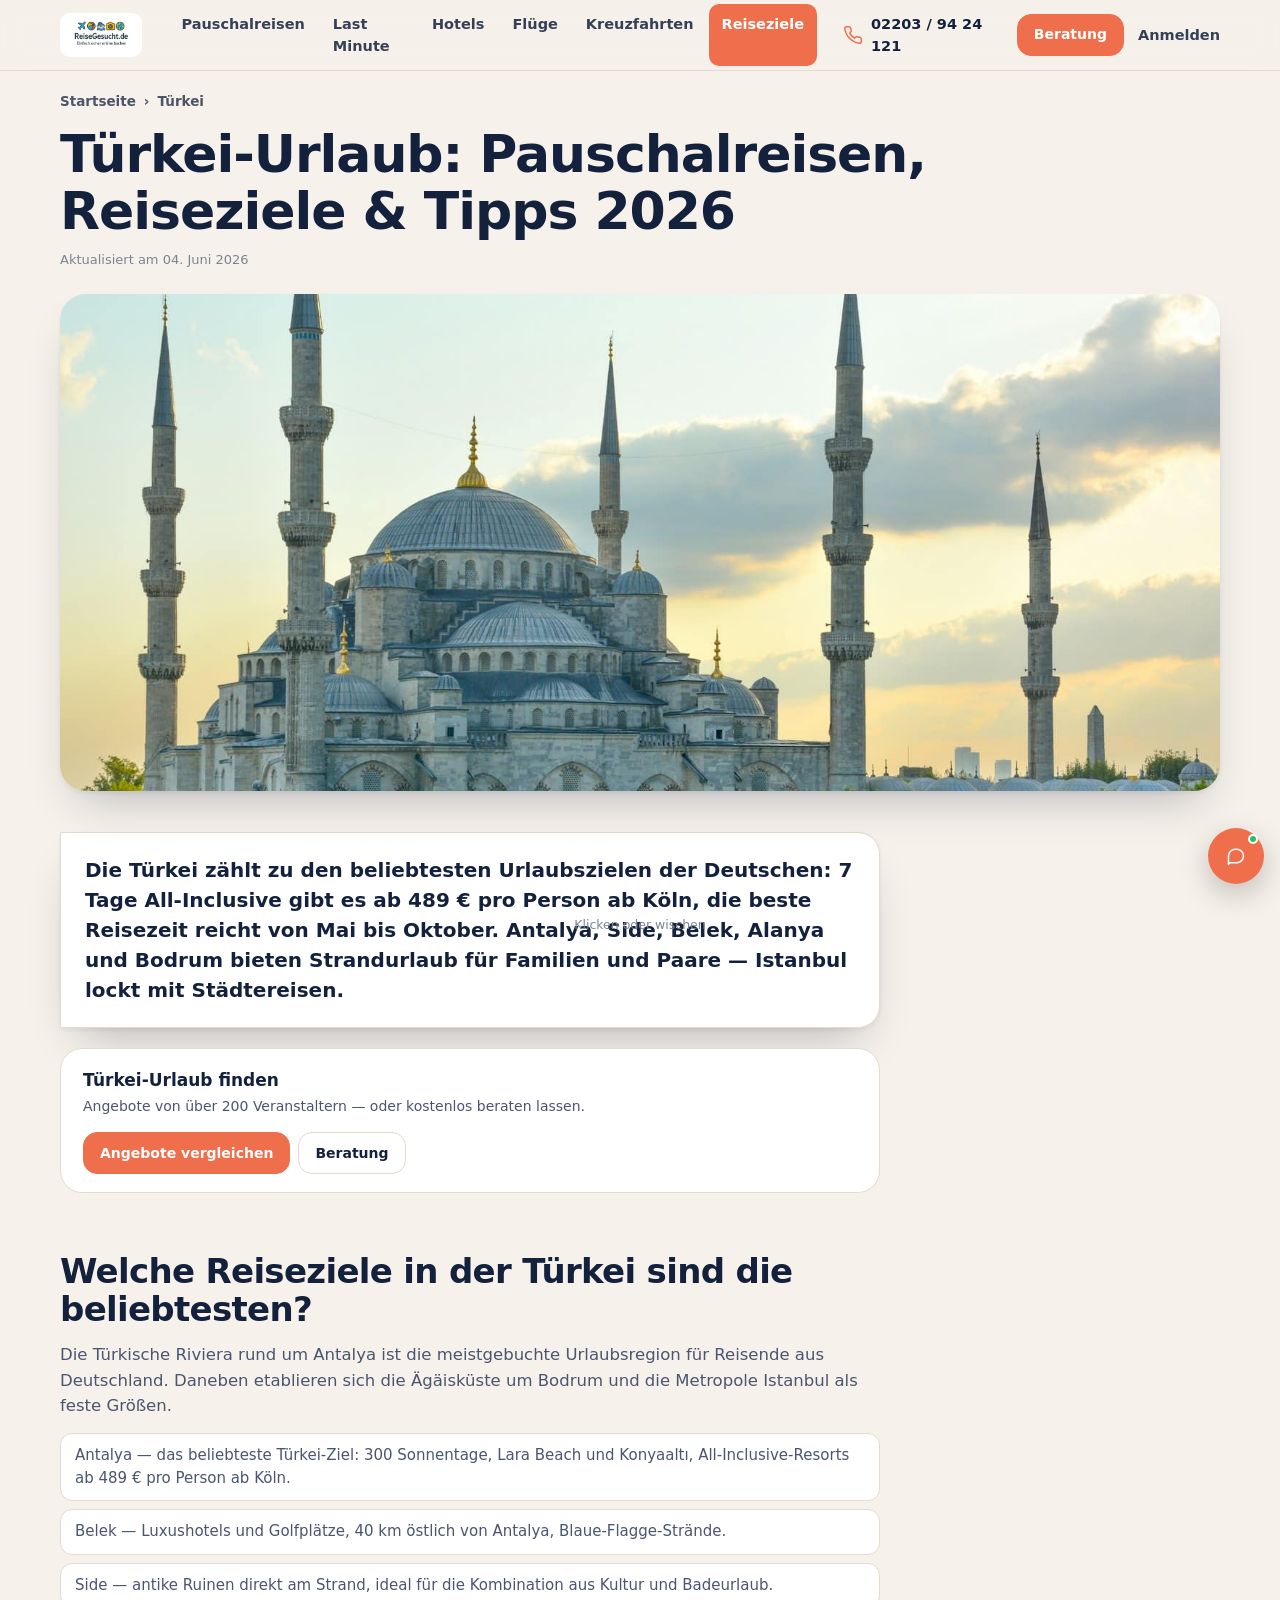
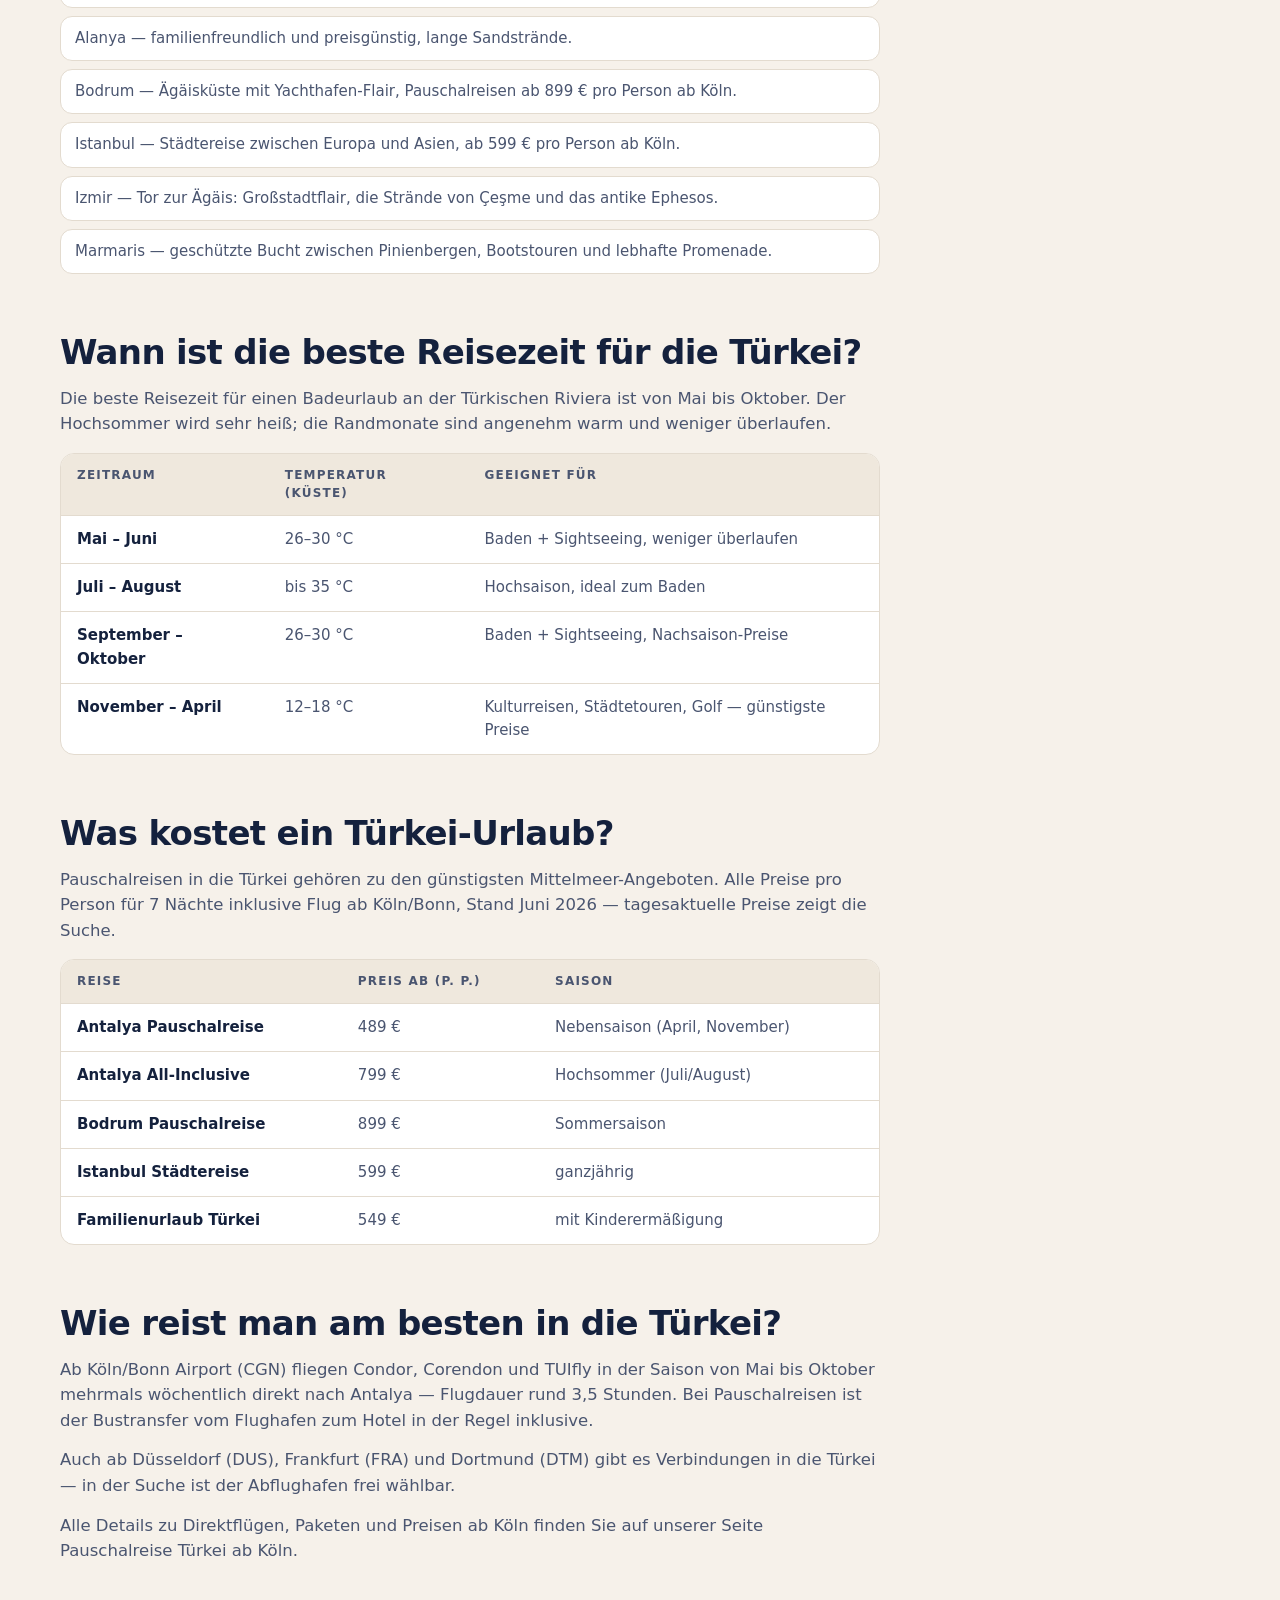
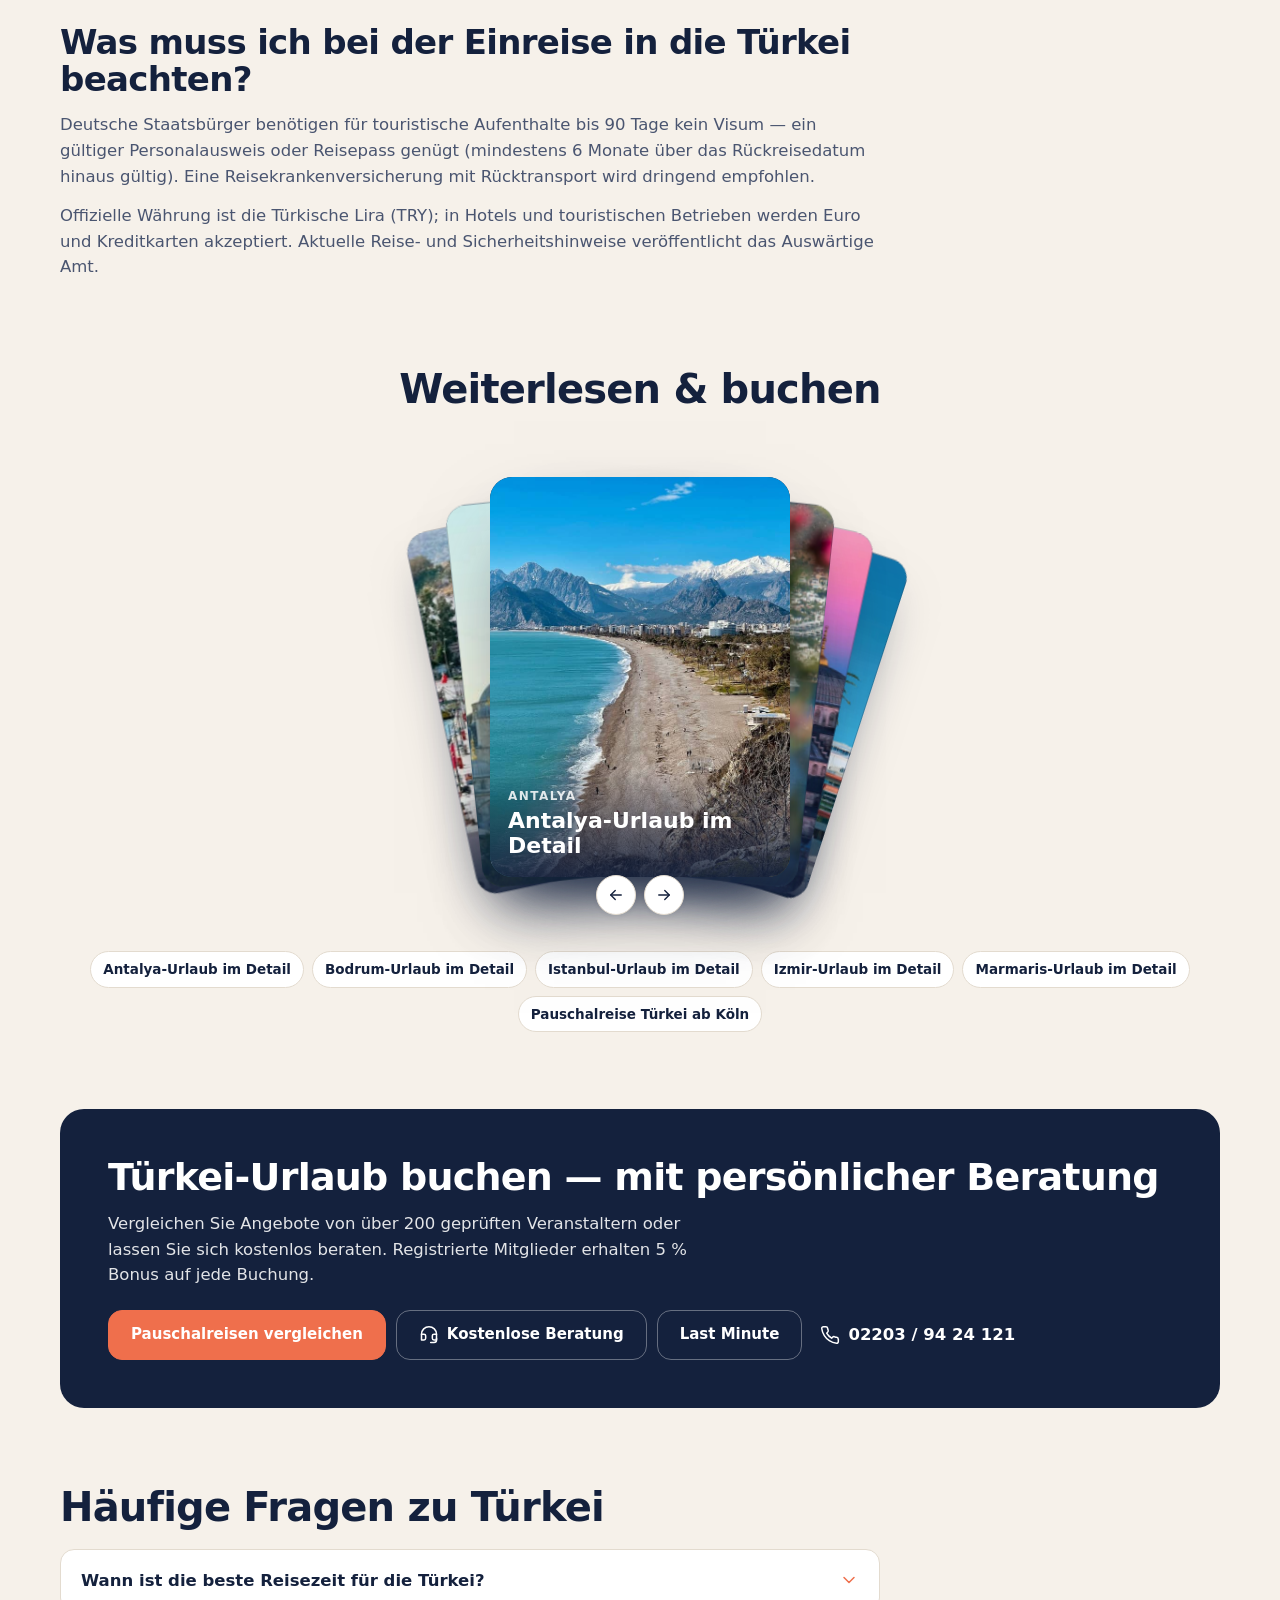
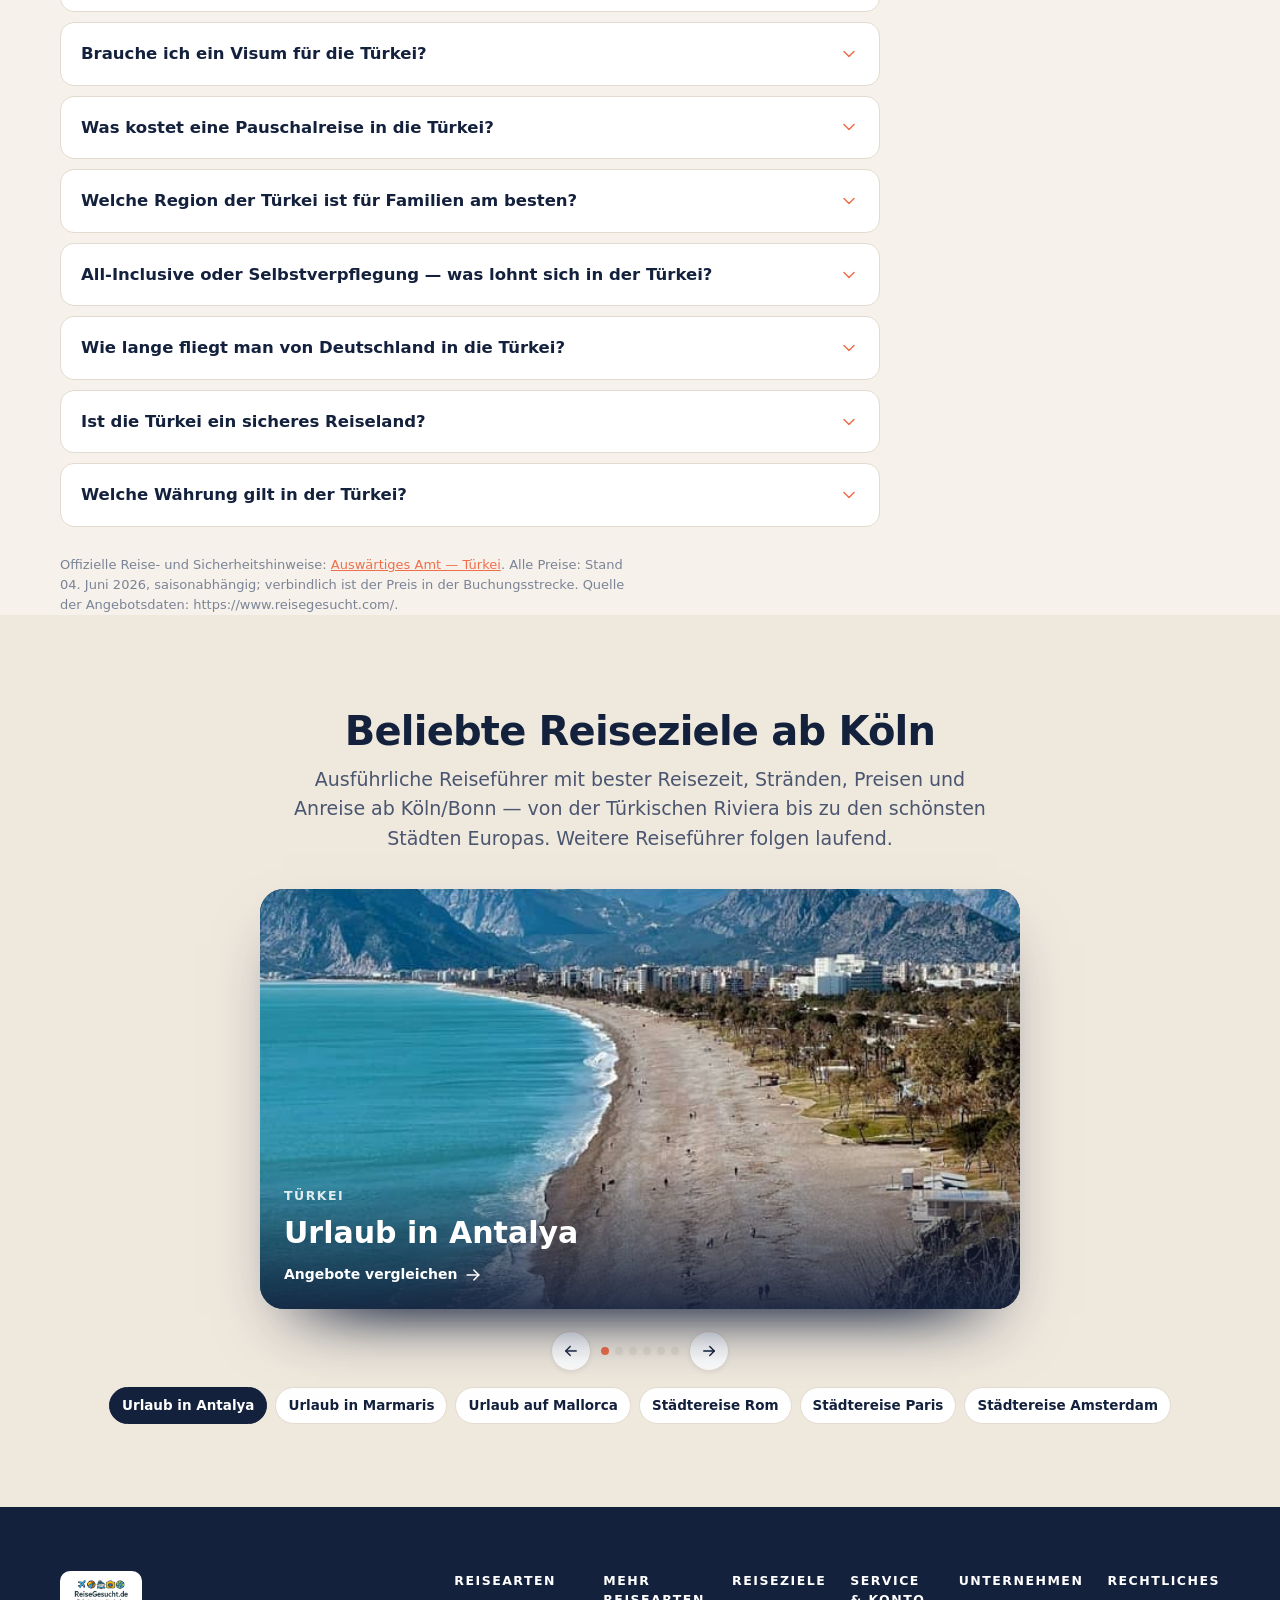
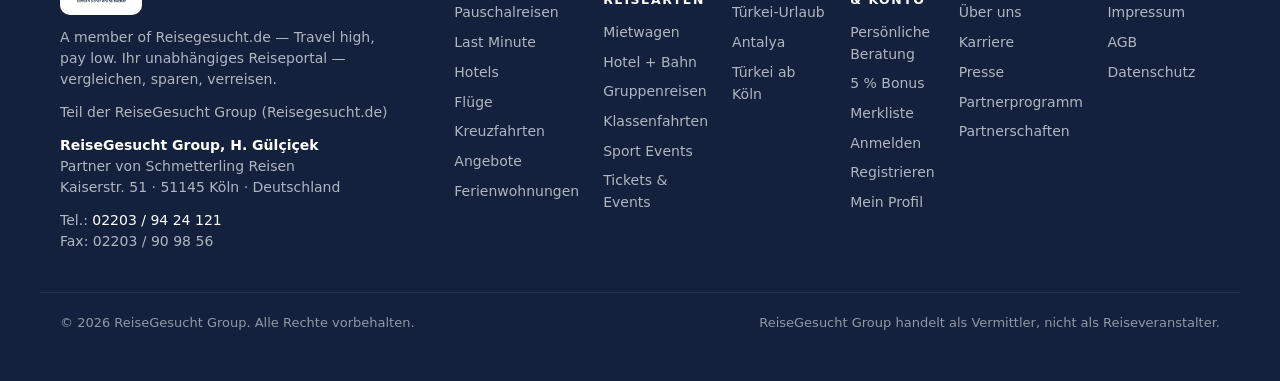
<file: card_deck/reiseziele.html>
<!doctype html>
<html lang="de">
<head>
<meta charset="utf-8">
<meta name="viewport" content="width=device-width, initial-scale=1">
<title>Card Deck — Türkei-Urlaub: Pauschalreisen, Reiseziele &amp; Tipps 2026</title>
<meta name="description" content="Türkei-Urlaub planen: die beliebtesten Reiseziele von Antalya bis Bodrum, beste Reisezeit, Preise ab 489 € ab Köln, Einreise ohne Visum — alle Infos für 2026.">
<style>

*,*::before,*::after{box-sizing:border-box}
html{-webkit-text-size-adjust:100%;scroll-behavior:smooth}
body{margin:0;min-height:100vh;display:flex;flex-direction:column;-webkit-font-smoothing:antialiased}
img{display:block;max-width:100%;height:auto}
a{color:inherit}
button{font:inherit;color:inherit;cursor:pointer}
input{font:inherit}
h1,h2,h3,h4,p,ul,ol,figure{margin:0}
ul,ol{padding:0;list-style:none}
table{border-collapse:collapse;width:100%}
address{font-style:normal}
summary{list-style:none;cursor:pointer}
summary::-webkit-details-marker{display:none}
.sr-only{position:absolute;width:1px;height:1px;padding:0;margin:-1px;overflow:hidden;clip:rect(0,0,0,0);white-space:nowrap;border:0}
:focus-visible{outline:3px solid var(--focus,#1a5fb4);outline-offset:2px}
main{flex:1 0 auto}
.wrap{width:100%;max-width:var(--maxw,1200px);margin-inline:auto;padding-inline:var(--gutter,16px)}
.nav-toggle{position:absolute;opacity:0;width:1px;height:1px;pointer-events:none}
.art__tablewrap{overflow-x:auto;-webkit-overflow-scrolling:touch}
.art__table th,.art__table td{text-align:left;vertical-align:top}
.faq__item{overflow:hidden}
.faq__q{display:flex;justify-content:space-between;align-items:center;gap:12px}
.faq__q .faq__chev{flex:none;transition:transform .2s}
.faq__item[open] .faq__chev{transform:rotate(180deg)}
.fab{position:fixed;right:16px;bottom:16px;z-index:60;width:56px;height:56px;border:0;border-radius:999px;display:grid;place-items:center;box-shadow:0 10px 30px rgba(0,0,0,.22)}
.fab__i{width:26px;height:26px}
.fab__dot{position:absolute;top:6px;right:6px;width:10px;height:10px;border-radius:50%;background:#25c26b;border:2px solid #fff}
.i{width:20px;height:20px;flex:none}
@media (prefers-reduced-motion:reduce){*{transition:none!important;animation:none!important;scroll-behavior:auto!important}}

body{font-family:var(--font,-apple-system,"Segoe UI",system-ui,"Helvetica Neue",Arial,sans-serif);color:var(--ink);background:var(--bg);font-size:16.5px;line-height:1.55}
h1,h2,h3{font-weight:var(--hw,800);letter-spacing:-.02em;line-height:1.1;color:var(--head,var(--ink))}
h2{font-size:clamp(27px,3.2vw,40px)}
h3{font-size:19px}
.kicker{font-size:12.5px;letter-spacing:.14em;text-transform:uppercase;color:var(--accent);font-weight:800}
.lead{font-size:clamp(17px,1.5vw,19px);color:var(--ink-2)}
.small{font-size:13px;color:var(--ink-3)}
.btn{display:inline-flex;align-items:center;justify-content:center;gap:8px;min-height:50px;padding:0 22px;border-radius:var(--rb,12px);border:1.5px solid var(--accent);background:var(--accent);color:var(--on-accent,#fff);font-weight:800;font-size:15px;text-decoration:none;transition:background .15s,border-color .15s,transform .15s}
.btn:hover{background:var(--accent-ink);border-color:var(--accent-ink)}
.btn--ghost{background:transparent;color:var(--ink);border-color:var(--line)}
.btn--ghost:hover{background:var(--bg-2);border-color:var(--ink-3)}
.btn--sm{min-height:42px;padding:0 16px;font-size:14px}
.link{color:var(--accent);font-weight:800;text-decoration:none}
.link:hover{text-decoration:underline}
.sec{padding:clamp(52px,6.5vw,88px) 0}
.sec--alt{background:var(--bg-2)}
.sec__head{display:flex;flex-wrap:wrap;align-items:end;justify-content:space-between;gap:16px 32px;margin-bottom:clamp(24px,3vw,36px)}
.sec__head h2{margin-top:10px}
/* header */
.hdr{position:sticky;top:0;z-index:50;background:var(--hdr-bg,rgba(255,255,255,.9));backdrop-filter:blur(12px);color:var(--hdr-ink,var(--ink));border-bottom:1px solid var(--hdr-line,var(--line))}
.hdr__row{display:flex;align-items:center;gap:26px;min-height:70px}
.hdr__logo img{height:44px;width:auto;background:#fff;border-radius:10px;padding:3px 8px}
.hdr__nav{display:flex;gap:2px;margin-inline:auto}
.hdr__nav a{text-decoration:none;font-weight:700;font-size:14.5px;padding:9px 13px;border-radius:10px;color:inherit;opacity:.85}
.hdr__nav a:hover{opacity:1;background:var(--hdr-hover,rgba(0,0,0,.05))}
.hdr__nav a[aria-current]{opacity:1;background:var(--accent);color:var(--on-accent,#fff)}
.hdr__right{display:flex;align-items:center;gap:14px}
.hdr__phone{display:inline-flex;align-items:center;gap:8px;text-decoration:none;font-weight:700;font-size:14.5px;color:inherit}
.hdr__phone .i{color:var(--accent)}
.hdr__login{text-decoration:none;font-weight:700;font-size:14.5px;color:inherit;opacity:.85}
.burger{display:none;width:44px;height:44px;border:1px solid var(--hdr-line,var(--line));background:transparent;border-radius:12px;place-items:center;margin-left:auto;color:inherit}
.burger .i{width:24px;height:24px}
.mnav{display:none;background:var(--hdr-solid,#fff);color:var(--hdr-ink,var(--ink));border-top:1px solid var(--hdr-line,var(--line))}
.mnav a{display:block;padding:15px 0;font-size:20px;font-weight:800;text-decoration:none;color:inherit;border-bottom:1px solid var(--hdr-line,var(--line))}
.mnav__foot{display:flex;flex-direction:column;gap:12px;padding:18px 0 22px}
@media (max-width:1023px){
  .hdr__nav,.hdr__phone,.hdr__login{display:none}
  .hdr__row{min-height:62px;gap:12px}
  .hdr__logo img{height:36px}
  .burger{display:grid}
  .nav-toggle:checked~.mnav{display:block}
}
/* search */
.search{display:flex;gap:10px;max-width:720px}
.search__field{flex:1;display:flex;align-items:center;gap:10px;min-height:54px;padding:0 16px;border:1.5px solid var(--line);border-radius:var(--rb,12px);background:var(--field,#fff);color:var(--ink)}
.search__field .i{color:var(--ink-3)}
.search__field input{flex:1;min-width:0;border:0;outline:0;background:transparent;font-size:16px;color:inherit}
.search__field input::placeholder{color:var(--ink-3)}
.hero__aux{margin-top:16px;display:flex;flex-wrap:wrap;align-items:center;gap:10px 22px}
.hero__inspire{display:inline-flex;align-items:center;gap:8px;text-decoration:none;font-weight:800;font-size:14.5px;color:inherit}
.hero__inspire .i{color:var(--accent)}
.trust-row{display:flex;flex-wrap:wrap;gap:6px 16px;font-size:13.5px;opacity:.9}
.trust-row li{display:inline-flex;align-items:center;gap:6px}
.trust-row .i{width:15px;height:15px;color:var(--accent)}
.quick{display:flex;flex-wrap:wrap;gap:8px}
.quick a{font-size:13.5px;font-weight:700;text-decoration:none;color:inherit;padding:8px 14px;border-radius:999px;border:1px solid var(--line);background:var(--chip,rgba(255,255,255,.7))}
@media (max-width:640px){
  .search{flex-direction:column}
  .search .btn{width:100%}
  .quick{flex-wrap:nowrap;overflow-x:auto;scrollbar-width:none;margin-inline:calc(var(--gutter) * -1);padding-inline:var(--gutter)}
  .quick a{white-space:nowrap}
}
/* categories */
.cats{display:grid;grid-template-columns:repeat(5,1fr);gap:18px}
.cat{display:flex;flex-direction:column;text-decoration:none;color:inherit;background:var(--card,#fff);border:1px solid var(--line);border-radius:var(--r,18px);overflow:hidden}
.cat__ph{aspect-ratio:4/3;overflow:hidden;background:var(--bg-2)}
.cat__ph img{width:100%;height:100%;object-fit:cover}
.cat__body{padding:14px 16px 16px}
.cat__tag{font-size:12px;letter-spacing:.1em;text-transform:uppercase;color:var(--ink-3);font-weight:800;margin-top:3px}
.cat__desc{font-size:14.5px;color:var(--ink-2);margin-top:8px}
.cat__price{margin-top:10px;font-size:13.5px;color:var(--ink-2)}
.cat__price strong{color:var(--ink);font-size:17px}
@media (max-width:1023px){.cats{grid-template-columns:repeat(3,1fr)}}
@media (max-width:640px){.cats{grid-template-columns:1fr 1fr;gap:12px}.cat__body{padding:12px}.cat__desc{font-size:13.5px}}
/* trust */
.trust{display:grid;grid-template-columns:repeat(4,1fr);gap:16px}
.trust li{background:var(--card,#fff);border:1px solid var(--line);border-radius:var(--r,18px);padding:20px;display:flex;gap:14px;align-items:flex-start}
.trust .i{width:26px;height:26px;color:var(--accent);flex:none;margin-top:2px}
.trust h3{font-size:16.5px}
.trust p{font-size:13.5px;color:var(--ink-2);margin-top:4px;line-height:1.4}
@media (max-width:900px){.trust{grid-template-columns:1fr 1fr}}
@media (max-width:480px){.trust{grid-template-columns:1fr}}
/* how */
.how{display:grid;grid-template-columns:5fr 7fr;gap:32px 64px;align-items:start}
.how h2{margin-top:10px}
.how .small{margin-top:18px}
@media (max-width:900px){.how{grid-template-columns:1fr}}
/* default destination tiles */
.tiles{display:grid;grid-template-columns:repeat(3,1fr);gap:18px}
.tile{position:relative;display:block;aspect-ratio:4/3;border-radius:var(--r,18px);overflow:hidden;text-decoration:none;color:#fff;background:var(--ink)}
.tile img{width:100%;height:100%;object-fit:cover}
.tile__cap{position:absolute;left:0;right:0;bottom:0;padding:18px;background:linear-gradient(to top,rgba(0,0,0,.65),transparent)}
.tile__cap strong{display:block;font-size:20px}
.tile__cap span{font-size:12.5px;letter-spacing:.1em;text-transform:uppercase;opacity:.9}
@media (max-width:900px){.tiles{grid-template-columns:1fr 1fr;gap:12px}.tile__cap{padding:12px}.tile__cap strong{font-size:16px}}
/* quotes */
.quotes{display:grid;grid-template-columns:repeat(3,1fr);gap:18px}
.quotes blockquote{margin:0;background:var(--card,#fff);border:1px solid var(--line);border-radius:var(--r,18px);padding:24px}
.quotes .stars{display:inline-flex;gap:2px;color:#f2b632;margin-bottom:12px}
.quotes .star{width:15px;height:15px;fill:currentColor;stroke:none}
.quotes p{font-size:16.5px;line-height:1.5}
.quotes footer{margin-top:14px;font-size:13.5px;color:var(--ink-3)}
.quotes footer strong{color:var(--ink);font-weight:800}
@media (max-width:900px){.quotes{grid-template-columns:1fr;gap:14px}}
/* newsletter */
.nl{background:var(--nl-bg,var(--ink));color:var(--nl-ink,#fff);border-radius:24px;padding:clamp(28px,4vw,48px);display:grid;grid-template-columns:1fr 1fr;gap:28px 56px;align-items:center}
.nl .kicker{color:var(--nl-accent,var(--accent))}
.nl h2{margin-top:10px;color:inherit}
.nl__text{margin-top:12px;opacity:.85}
.nl form{display:flex;gap:10px}
.nl input{flex:1;min-width:0;min-height:52px;padding:0 16px;border:1.5px solid rgba(255,255,255,.25);border-radius:var(--rb,12px);background:rgba(255,255,255,.1);color:inherit;font-size:16px}
.nl input::placeholder{color:inherit;opacity:.6}
.nl .small{margin-top:12px;color:inherit;opacity:.7}
.bonus{margin-top:20px;display:flex;align-items:center;gap:14px;background:rgba(255,255,255,.08);border:1px solid rgba(255,255,255,.15);border-radius:14px;padding:14px 16px}
.bonus .i{width:26px;height:26px;color:var(--nl-accent,var(--accent))}
.bonus strong{display:block;font-size:15px}
.bonus span{font-size:13px;opacity:.75}
.bonus .link{margin-left:auto;color:var(--nl-accent,var(--accent));white-space:nowrap;font-size:14px}
@media (max-width:900px){.nl{grid-template-columns:1fr;border-radius:18px}}
@media (max-width:560px){.nl form{flex-direction:column}.nl form .btn{width:100%}.bonus{flex-wrap:wrap}.bonus .link{margin-left:0}}
/* faq */
.faq{max-width:820px;display:grid;gap:10px}
.faq__item{border:1px solid var(--line);border-radius:14px;background:var(--card,#fff)}
.faq__item[open]{border-color:var(--accent)}
.faq__q{padding:18px 20px;font-size:16.5px;font-weight:800}
.faq__q .faq__chev{color:var(--accent)}
.faq__a{padding:0 20px 20px;color:var(--ink-2);font-size:15.5px;max-width:66ch}
/* cta */
.cta{background:var(--bg-2)}
.cta__box{display:grid;grid-template-columns:1fr auto;gap:24px 48px;align-items:center;background:var(--card,#fff);border:1px solid var(--line);border-radius:24px;padding:clamp(28px,4vw,48px)}
.cta p{margin-top:12px;color:var(--ink-2);max-width:50ch}
.cta__right{display:flex;flex-direction:column;gap:12px;align-items:flex-start}
.cta__phone{display:inline-flex;align-items:center;gap:10px;font-size:clamp(24px,3vw,34px);font-weight:800;letter-spacing:-.02em;text-decoration:none;color:var(--ink)}
.cta__phone .i{width:26px;height:26px;color:var(--accent)}
@media (max-width:900px){.cta__box{grid-template-columns:1fr}}
/* footer */
.footer{background:var(--foot-bg,var(--ink));color:var(--foot-ink,#aeb6c2);padding:clamp(40px,5vw,64px) 0 100px;font-size:14px}
.footer__inner{display:grid;grid-template-columns:minmax(240px,340px) 1fr;gap:40px 64px}
.footer__logo{height:44px;width:auto;background:#fff;border-radius:10px;padding:4px 8px}
.footer__brand p,.footer__brand address{margin-top:12px;line-height:1.5}
.footer__brand strong{color:var(--foot-strong,#fff)}
.footer__brand a{text-decoration:none;color:var(--foot-strong,#fff)}
.footer__cols{display:grid;grid-template-columns:repeat(3,1fr);gap:28px 24px}
.footer__col h4{font-size:12.5px;letter-spacing:.12em;text-transform:uppercase;color:var(--foot-strong,#fff);font-weight:800;margin-bottom:12px}
.footer__col li{margin-top:8px}
.footer__col a{text-decoration:none;color:inherit}
.footer__col a:hover{color:var(--foot-strong,#fff)}
.footer__legal{display:flex;flex-wrap:wrap;justify-content:space-between;gap:8px 24px;margin-top:40px;padding-top:20px;border-top:1px solid rgba(128,128,128,.25);font-size:13px;opacity:.8}
@media (min-width:1024px){.footer{padding-bottom:48px}.footer__cols{grid-template-columns:repeat(6,1fr)}}
@media (max-width:900px){.footer__inner{grid-template-columns:1fr}.footer__cols{grid-template-columns:repeat(2,1fr)}}
.fab{background:var(--accent);color:var(--on-accent,#fff)}
/* guide page shared bits */
.crumbs{display:flex;flex-wrap:wrap;gap:8px;font-size:13.5px;opacity:.75;font-weight:600}
.crumbs a{text-decoration:none}
.crumbs [aria-current]{opacity:1}
.tldr{margin-top:clamp(24px,4vw,40px);background:var(--tldr-bg,var(--accent-soft));border-left:4px solid var(--accent);border-radius:0 var(--r,18px) var(--r,18px) 0;padding:22px 24px;font-size:clamp(17px,1.6vw,20px);font-weight:600;line-height:1.5}
.find{margin-top:20px;display:flex;flex-wrap:wrap;align-items:center;justify-content:space-between;gap:14px 24px;padding:18px 22px;border:1px solid var(--line);border-radius:var(--r,18px);background:var(--card,#fff)}
.find strong{display:block;font-size:17px}
.find span{font-size:14px;color:var(--ink-2)}
.find__btns{display:flex;flex-wrap:wrap;gap:8px}
.prose{max-width:820px}
.art__sec{margin-top:clamp(40px,5vw,60px)}
.art__sec h2{font-size:clamp(24px,2.8vw,34px)}
.art__sec p{margin-top:14px;color:var(--ink-2)}
.art__list{margin-top:14px;display:grid;gap:8px}
.art__list li{padding:10px 14px;border:1px solid var(--line);border-radius:12px;font-size:15px;background:var(--card,#fff);color:var(--ink-2)}
.art__tablewrap{margin-top:16px;border:1px solid var(--line);border-radius:14px;background:var(--card,#fff)}
.art__table{font-size:15px;min-width:520px}
.art__table th{background:var(--bg-2);font-size:12px;letter-spacing:.1em;text-transform:uppercase;padding:12px 16px;font-weight:800;color:var(--ink-2);border-bottom:1px solid var(--line)}
.art__table td{padding:12px 16px;border-bottom:1px solid var(--line);color:var(--ink-2)}
.art__table tr:last-child td{border-bottom:0}
.art__table td:first-child{color:var(--ink);font-weight:800}
.related{margin-top:clamp(48px,6vw,80px)}
.book{margin-top:clamp(48px,6vw,80px);background:var(--book-bg,var(--ink));color:var(--book-ink,#fff);border-radius:24px;padding:clamp(28px,4vw,48px)}
.book h2{font-size:clamp(26px,3vw,38px);color:inherit}
.book p{margin-top:12px;max-width:60ch;opacity:.88}
.book__btns{display:flex;flex-wrap:wrap;gap:10px;margin-top:22px;align-items:center}
.book .btn--ghost{color:inherit;border-color:rgba(255,255,255,.35)}
.book .btn--ghost:hover{background:rgba(255,255,255,.1)}
.book__phone{display:inline-flex;align-items:center;gap:8px;font-weight:800;text-decoration:none;color:inherit;padding:0 8px}
.art-faq{margin-top:clamp(48px,6vw,80px)}
.art-faq .faq{margin-top:20px}
.note{margin-top:28px;max-width:70ch}
.note a{color:var(--accent)}

:root{--bg:#f6f1ea;--bg-2:#efe8dd;--ink:#14213d;--ink-2:#4a5570;--ink-3:#7b8497;--line:#e3dbcf;--accent:#ef6f4c;--accent-ink:#d4562f;--accent-soft:#fde7df;--card:#fff;--r:22px;--rb:14px;--focus:#ef6f4c;--maxw:1200px;--gutter:20px;--hdr-bg:rgba(246,241,234,.9);--hdr-solid:#f6f1ea;--nl-bg:#14213d;--book-bg:#14213d;--foot-bg:#14213d;--shadow:0 2px 4px rgba(20,33,61,.06),0 24px 48px -20px rgba(20,33,61,.3)}
/* hero: text left, a fanned deck right */
.hero{padding:clamp(28px,4vw,56px) 0 clamp(24px,3vw,40px);overflow:hidden}
.hero__grid{display:grid;grid-template-columns:1.05fr 1fr;gap:32px 48px;align-items:center}
.hero__grid>*{min-width:0}
.hero h1{font-size:clamp(32px,4.4vw,58px)}
.hero__lead{margin-top:14px;max-width:50ch}
.hero .search{margin-top:24px}
.hero .quick{margin-top:22px}
.deck{position:relative;height:460px;perspective:1400px;touch-action:pan-y}
.deck__stage{position:absolute;inset:0;transform-style:preserve-3d;transition:transform .5s cubic-bezier(.2,.7,.2,1)}
.deck__card{position:absolute;left:50%;top:50%;width:min(300px,64vw);aspect-ratio:3/4;margin:-200px 0 0 -150px;border-radius:22px;overflow:hidden;text-decoration:none;color:#fff;background:var(--ink);box-shadow:0 30px 60px -20px rgba(20,33,61,.5);transform:translate3d(var(--x,0),var(--y,0),var(--z,0)) rotate(var(--rot,0deg));transition:transform .55s cubic-bezier(.2,.7,.2,1),box-shadow .3s;transform-style:preserve-3d;backface-visibility:hidden;cursor:pointer}
.deck__card img{width:100%;height:100%;object-fit:cover}
.deck__cap{position:absolute;left:0;right:0;bottom:0;padding:18px;background:linear-gradient(to top,rgba(20,33,61,.9),transparent)}
.deck__cap span{display:block;font-size:12px;letter-spacing:.12em;text-transform:uppercase;opacity:.85;font-weight:800}
.deck__cap strong{display:block;font-size:22px;margin-top:2px;line-height:1.15}
.deck__card.is-front{box-shadow:0 40px 80px -24px rgba(20,33,61,.6)}
.deck__nav{position:absolute;left:50%;bottom:-8px;transform:translateX(-50%);display:flex;gap:8px;z-index:5}
.deck__btn{width:40px;height:40px;border-radius:50%;border:1.5px solid var(--line);background:#fff;display:grid;place-items:center;color:var(--ink);box-shadow:var(--shadow)}
.deck__btn .i{width:18px;height:18px}
.deck__btn[data-dir="prev"] .i{transform:rotate(180deg)}
.deck__hint{position:absolute;left:0;right:0;bottom:-34px;text-align:center;font-size:12.5px;color:var(--ink-3)}
@media (max-width:900px){.hero__grid{grid-template-columns:1fr}.deck{height:400px}.deck__card{width:min(250px,64vw);margin:-166px 0 0 -125px}}
/* tilt cards */
.cat{position:relative;transform:perspective(900px) rotateX(var(--rx,0deg)) rotateY(var(--ry,0deg));transition:transform .18s ease-out,box-shadow .3s;box-shadow:var(--shadow);will-change:transform}
.cat::after{content:"";position:absolute;inset:0;border-radius:inherit;background:radial-gradient(circle at var(--gx,50%) var(--gy,50%),rgba(255,255,255,.35),transparent 55%);opacity:var(--glare,0);pointer-events:none;transition:opacity .3s}
.cats{gap:22px}
/* destination stack */
.stack{position:relative;height:420px;max-width:760px;margin:0 auto;perspective:1400px;touch-action:pan-y}
.stack__card{position:absolute;inset:0;border-radius:24px;overflow:hidden;text-decoration:none;color:#fff;background:var(--ink);box-shadow:0 30px 60px -24px rgba(20,33,61,.55);transform:translate3d(0,var(--sy,0),var(--sz,0)) scale(var(--ss,1));transition:transform .55s cubic-bezier(.2,.7,.2,1),opacity .4s;opacity:var(--so,1);pointer-events:none}
.stack__card.is-front{pointer-events:auto}
.stack__card img{width:100%;height:100%;object-fit:cover}
.stack__cap{position:absolute;left:0;right:0;bottom:0;padding:22px 24px;background:linear-gradient(to top,rgba(20,33,61,.9),transparent)}
.stack__cap span{font-size:12.5px;letter-spacing:.12em;text-transform:uppercase;font-weight:800;opacity:.85}
.stack__cap strong{display:block;font-size:clamp(22px,2.6vw,30px);margin-top:2px}
.stack__cap em{display:inline-flex;align-items:center;gap:6px;font-style:normal;font-size:14px;margin-top:8px;font-weight:700}
.stack__nav{display:flex;justify-content:center;align-items:center;gap:10px;margin-top:22px}
.stack__dots{display:flex;gap:6px}
.stack__dots i{width:8px;height:8px;border-radius:50%;background:var(--line)}
.stack__dots i.on{background:var(--accent)}
.stack__list{display:flex;flex-wrap:wrap;justify-content:center;gap:8px;margin-top:16px}
.stack__list a{font-size:13.5px;font-weight:700;text-decoration:none;color:var(--ink);padding:7px 12px;border-radius:999px;border:1px solid var(--line);background:#fff}
.stack__list a.on{background:var(--ink);color:#fff;border-color:var(--ink)}
@media (max-width:900px){.stack{height:340px}}
/* guide */
.ghead{padding:20px 0 0}
.ghead h1{font-size:clamp(30px,4.2vw,52px);max-width:24ch;margin-top:14px}
.ghead .small{margin-top:10px}
.gphoto{margin-top:24px;border-radius:26px;overflow:hidden;aspect-ratio:21/9;box-shadow:var(--shadow);transform:perspective(1200px) rotateX(var(--rx,0deg)) rotateY(var(--ry,0deg));transition:transform .2s ease-out}
.gphoto img{width:100%;height:100%;object-fit:cover}
@media (max-width:640px){.gphoto{aspect-ratio:4/3;border-radius:18px}}
.tldr{background:#fff;border:1px solid var(--line);box-shadow:var(--shadow)}
/* no JavaScript: flat grids instead of decks */
html:not(.js) .deck,html:not(.js) .stack{height:auto;perspective:none}
html:not(.js) .deck__card,html:not(.js) .stack__card{position:static;margin:0 0 12px;transform:none;width:100%;aspect-ratio:16/9;opacity:1;pointer-events:auto}
html:not(.js) .deck__nav,html:not(.js) .stack__nav,html:not(.js) .deck__hint{display:none}
@media (prefers-reduced-motion:reduce){
  .deck__stage,.deck__card,.stack__card,.cat,.gphoto{transition:none}
}

</style>
</head>
<body class="listing">
<header class="hdr">
  <input type="checkbox" id="nav" class="nav-toggle" aria-hidden="true">
  <div class="wrap hdr__row">
    <a class="hdr__logo" href="./index.html"><img src="./img/logo.png" alt="Reisegesucht — Einfach sicher online buchen" width="440" height="240"></a>
    <nav class="hdr__nav" aria-label="Hauptnavigation"><a href="#">Pauschalreisen</a><a href="#">Last Minute</a><a href="#">Hotels</a><a href="#">Flüge</a><a href="#">Kreuzfahrten</a><a href="./reiseziele.html" aria-current="page">Reiseziele</a></nav>
    <div class="hdr__right">
      <a class="hdr__phone" href="tel:+4922039424121"><svg class="i" viewBox="0 0 24 24" fill="none" stroke="currentColor" stroke-width="1.8" stroke-linecap="round" stroke-linejoin="round" aria-hidden="true"><path d="M22 16.9v3a2 2 0 0 1-2.2 2 19.8 19.8 0 0 1-8.6-3.1 19.5 19.5 0 0 1-6-6A19.8 19.8 0 0 1 2.1 4.2 2 2 0 0 1 4.1 2h3a2 2 0 0 1 2 1.7c.1.9.4 1.8.7 2.7a2 2 0 0 1-.5 2.1L8 9.8a16 16 0 0 0 6 6l1.3-1.3a2 2 0 0 1 2.1-.4c.9.3 1.8.6 2.7.7a2 2 0 0 1 1.7 2z"/></svg>02203 / 94 24 121</a>
      <a class="btn btn--sm" href="#">Beratung</a>
      <a class="hdr__login" href="#">Anmelden</a>
    </div>
    <label for="nav" class="burger" aria-label="Menü öffnen"><svg class="i" viewBox="0 0 24 24" fill="none" stroke="currentColor" stroke-width="1.8" stroke-linecap="round" stroke-linejoin="round" aria-hidden="true"><path d="M4 6h16"/><path d="M4 12h16"/><path d="M4 18h16"/></svg></label>
  </div>
  <nav class="mnav wrap" aria-label="Menü">
    <ul><li><a href="#">Pauschalreisen</a></li><li><a href="#">Last Minute</a></li><li><a href="#">Hotels</a></li><li><a href="#">Flüge</a></li><li><a href="#">Kreuzfahrten</a></li><li><a href="./reiseziele.html">Reiseziele</a></li></ul>
    <div class="mnav__foot"><a class="btn" href="#">Beratung</a><a class="btn btn--ghost" href="tel:+4922039424121"><svg class="i" viewBox="0 0 24 24" fill="none" stroke="currentColor" stroke-width="1.8" stroke-linecap="round" stroke-linejoin="round" aria-hidden="true"><path d="M22 16.9v3a2 2 0 0 1-2.2 2 19.8 19.8 0 0 1-8.6-3.1 19.5 19.5 0 0 1-6-6A19.8 19.8 0 0 1 2.1 4.2 2 2 0 0 1 4.1 2h3a2 2 0 0 1 2 1.7c.1.9.4 1.8.7 2.7a2 2 0 0 1-.5 2.1L8 9.8a16 16 0 0 0 6 6l1.3-1.3a2 2 0 0 1 2.1-.4c.9.3 1.8.6 2.7.7a2 2 0 0 1 1.7 2z"/></svg>02203 / 94 24 121</a><a class="link" href="#">Anmelden</a></div>
  </nav>
</header>
<main>
  <div class="wrap">
    <header class="ghead"><nav class="crumbs" aria-label="Breadcrumb"><a href="./index.html">Startseite</a><span aria-hidden="true">›</span><span aria-current="page">Türkei</span></nav><h1>Türkei-Urlaub: Pauschalreisen, Reiseziele &amp; Tipps 2026</h1><p class="small">Aktualisiert am 04. Juni 2026</p></header>
    <figure class="gphoto"><img src="./img/tuerkei.jpg" alt="Türkei — Reiseziel" width="1600" height="1114" fetchpriority="high"></figure>
    <article class="prose">
      <p class="tldr">Die Türkei zählt zu den beliebtesten Urlaubszielen der Deutschen: 7 Tage All-Inclusive gibt es ab 489 € pro Person ab Köln, die beste Reisezeit reicht von Mai bis Oktober. Antalya, Side, Belek, Alanya und Bodrum bieten Strandurlaub für Familien und Paare — Istanbul lockt mit Städtereisen.</p>
      <div class="find"><div><strong>Türkei-Urlaub finden</strong><span>Angebote von über 200 Veranstaltern — oder kostenlos beraten lassen.</span></div><div class="find__btns"><a class="btn btn--sm" href="#">Angebote vergleichen</a><a class="btn btn--sm btn--ghost" href="#">Beratung</a></div></div>
      <section class="art__sec" id="reiseziele">
  <h2>Welche Reiseziele in der Türkei sind die beliebtesten?</h2>
  <p>Die Türkische Riviera rund um Antalya ist die meistgebuchte Urlaubsregion für Reisende aus Deutschland. Daneben etablieren sich die Ägäisküste um Bodrum und die Metropole Istanbul als feste Größen.</p>
  <ul class="art__list"><li>Antalya — das beliebteste Türkei-Ziel: 300 Sonnentage, Lara Beach und Konyaaltı, All-Inclusive-Resorts ab 489 € pro Person ab Köln.</li><li>Belek — Luxushotels und Golfplätze, 40 km östlich von Antalya, Blaue-Flagge-Strände.</li><li>Side — antike Ruinen direkt am Strand, ideal für die Kombination aus Kultur und Badeurlaub.</li><li>Alanya — familienfreundlich und preisgünstig, lange Sandstrände.</li><li>Bodrum — Ägäisküste mit Yachthafen-Flair, Pauschalreisen ab 899 € pro Person ab Köln.</li><li>Istanbul — Städtereise zwischen Europa und Asien, ab 599 € pro Person ab Köln.</li><li>Izmir — Tor zur Ägäis: Großstadtflair, die Strände von Çeşme und das antike Ephesos.</li><li>Marmaris — geschützte Bucht zwischen Pinienbergen, Bootstouren und lebhafte Promenade.</li></ul>
  
</section>
<section class="art__sec" id="beste-reisezeit">
  <h2>Wann ist die beste Reisezeit für die Türkei?</h2>
  <p>Die beste Reisezeit für einen Badeurlaub an der Türkischen Riviera ist von Mai bis Oktober. Der Hochsommer wird sehr heiß; die Randmonate sind angenehm warm und weniger überlaufen.</p>
  
  <div class="art__tablewrap"><table class="art__table"><thead><tr><th>Zeitraum</th><th>Temperatur (Küste)</th><th>Geeignet für</th></tr></thead><tbody><tr><td>Mai – Juni</td><td>26–30 °C</td><td>Baden + Sightseeing, weniger überlaufen</td></tr><tr><td>Juli – August</td><td>bis 35 °C</td><td>Hochsaison, ideal zum Baden</td></tr><tr><td>September – Oktober</td><td>26–30 °C</td><td>Baden + Sightseeing, Nachsaison-Preise</td></tr><tr><td>November – April</td><td>12–18 °C</td><td>Kulturreisen, Städtetouren, Golf — günstigste Preise</td></tr></tbody></table></div>
</section>
<section class="art__sec" id="preise">
  <h2>Was kostet ein Türkei-Urlaub?</h2>
  <p>Pauschalreisen in die Türkei gehören zu den günstigsten Mittelmeer-Angeboten. Alle Preise pro Person für 7 Nächte inklusive Flug ab Köln/Bonn, Stand Juni 2026 — tagesaktuelle Preise zeigt die Suche.</p>
  
  <div class="art__tablewrap"><table class="art__table"><thead><tr><th>Reise</th><th>Preis ab (p. P.)</th><th>Saison</th></tr></thead><tbody><tr><td>Antalya Pauschalreise</td><td>489 €</td><td>Nebensaison (April, November)</td></tr><tr><td>Antalya All-Inclusive</td><td>799 €</td><td>Hochsommer (Juli/August)</td></tr><tr><td>Bodrum Pauschalreise</td><td>899 €</td><td>Sommersaison</td></tr><tr><td>Istanbul Städtereise</td><td>599 €</td><td>ganzjährig</td></tr><tr><td>Familienurlaub Türkei</td><td>549 €</td><td>mit Kinderermäßigung</td></tr></tbody></table></div>
</section>
<section class="art__sec" id="anreise">
  <h2>Wie reist man am besten in die Türkei?</h2>
  <p>Ab Köln/Bonn Airport (CGN) fliegen Condor, Corendon und TUIfly in der Saison von Mai bis Oktober mehrmals wöchentlich direkt nach Antalya — Flugdauer rund 3,5 Stunden. Bei Pauschalreisen ist der Bustransfer vom Flughafen zum Hotel in der Regel inklusive.</p><p>Auch ab Düsseldorf (DUS), Frankfurt (FRA) und Dortmund (DTM) gibt es Verbindungen in die Türkei — in der Suche ist der Abflughafen frei wählbar.</p><p>Alle Details zu Direktflügen, Paketen und Preisen ab Köln finden Sie auf unserer Seite Pauschalreise Türkei ab Köln.</p>
  
  
</section>
<section class="art__sec" id="einreise">
  <h2>Was muss ich bei der Einreise in die Türkei beachten?</h2>
  <p>Deutsche Staatsbürger benötigen für touristische Aufenthalte bis 90 Tage kein Visum — ein gültiger Personalausweis oder Reisepass genügt (mindestens 6 Monate über das Rückreisedatum hinaus gültig). Eine Reisekrankenversicherung mit Rücktransport wird dringend empfohlen.</p><p>Offizielle Währung ist die Türkische Lira (TRY); in Hotels und touristischen Betrieben werden Euro und Kreditkarten akzeptiert. Aktuelle Reise- und Sicherheitshinweise veröffentlicht das Auswärtige Amt.</p>
  
  
</section>
    </article>
    <section class="related" aria-labelledby="rel-h">
      <div class="sec__head" style="justify-content:center;text-align:center"><h2 id="rel-h">Weiterlesen &amp; buchen</h2></div>
      <div style="max-width:720px;margin:0 auto"><div class="deck" aria-label="Reiseziele in der Türkei">
  <div class="deck__stage"><a class="deck__card" href="#"><img src="./img/s/antalya.jpg" alt="" width="640" height="427"><span class="deck__cap"><span>Antalya</span><strong>Antalya-Urlaub im Detail</strong></span></a><a class="deck__card" href="#"><img src="./img/s/bodrum.jpg" alt="" width="640" height="427"><span class="deck__cap"><span>Bodrum</span><strong>Bodrum-Urlaub im Detail</strong></span></a><a class="deck__card" href="#"><img src="./img/s/istanbul.jpg" alt="" width="640" height="427"><span class="deck__cap"><span>Istanbul</span><strong>Istanbul-Urlaub im Detail</strong></span></a><a class="deck__card" href="#"><img src="./img/s/izmir.jpg" alt="" width="640" height="427"><span class="deck__cap"><span>Izmir</span><strong>Izmir-Urlaub im Detail</strong></span></a><a class="deck__card" href="#"><img src="./img/s/marmaris.jpg" alt="" width="640" height="427"><span class="deck__cap"><span>Marmaris</span><strong>Marmaris-Urlaub im Detail</strong></span></a><a class="deck__card" href="#"><img src="./img/s/tuerkei.jpg" alt="" width="640" height="427"><span class="deck__cap"><span>Türkei ab Köln</span><strong>Pauschalreise Türkei ab Köln</strong></span></a></div>
  <div class="deck__nav"><button type="button" class="deck__btn" data-dir="prev" aria-label="Zurück"><svg class="i" viewBox="0 0 24 24" fill="none" stroke="currentColor" stroke-width="1.8" stroke-linecap="round" stroke-linejoin="round" aria-hidden="true"><path d="M5 12h14"/><path d="m13 6 6 6-6 6"/></svg></button><button type="button" class="deck__btn" data-dir="next" aria-label="Weiter"><svg class="i" viewBox="0 0 24 24" fill="none" stroke="currentColor" stroke-width="1.8" stroke-linecap="round" stroke-linejoin="round" aria-hidden="true"><path d="M5 12h14"/><path d="m13 6 6 6-6 6"/></svg></button></div>
</div><p class="deck__hint" aria-hidden="true">Klicken oder wischen</p></div>
      <nav class="stack__list" aria-label="Weiterlesen" style="margin-top:44px"><a href="#">Antalya-Urlaub im Detail</a><a href="#">Bodrum-Urlaub im Detail</a><a href="#">Istanbul-Urlaub im Detail</a><a href="#">Izmir-Urlaub im Detail</a><a href="#">Marmaris-Urlaub im Detail</a><a href="#">Pauschalreise Türkei ab Köln</a></nav>
    </section>
    <section class="book reveal" aria-labelledby="book-h">
  <h2 id="book-h">Türkei-Urlaub buchen — mit persönlicher Beratung</h2>
  <p>Vergleichen Sie Angebote von über 200 geprüften Veranstaltern oder lassen Sie sich kostenlos beraten. Registrierte Mitglieder erhalten 5 % Bonus auf jede Buchung.</p>
  <div class="book__btns"><a class="btn" href="#">Pauschalreisen vergleichen</a><a class="btn btn--ghost" href="#"><svg class="i" viewBox="0 0 24 24" fill="none" stroke="currentColor" stroke-width="1.8" stroke-linecap="round" stroke-linejoin="round" aria-hidden="true"><path d="M3 11h3a2 2 0 0 1 2 2v3a2 2 0 0 1-2 2H3z"/><path d="M21 11h-3a2 2 0 0 0-2 2v3a2 2 0 0 0 2 2h3z"/><path d="M3 11a9 9 0 0 1 18 0"/><path d="M21 16v2a3 3 0 0 1-3 3h-4"/></svg>Kostenlose Beratung</a><a class="btn btn--ghost" href="#">Last Minute</a><a class="book__phone" href="tel:+4922039424121"><svg class="i" viewBox="0 0 24 24" fill="none" stroke="currentColor" stroke-width="1.8" stroke-linecap="round" stroke-linejoin="round" aria-hidden="true"><path d="M22 16.9v3a2 2 0 0 1-2.2 2 19.8 19.8 0 0 1-8.6-3.1 19.5 19.5 0 0 1-6-6A19.8 19.8 0 0 1 2.1 4.2 2 2 0 0 1 4.1 2h3a2 2 0 0 1 2 1.7c.1.9.4 1.8.7 2.7a2 2 0 0 1-.5 2.1L8 9.8a16 16 0 0 0 6 6l1.3-1.3a2 2 0 0 1 2.1-.4c.9.3 1.8.6 2.7.7a2 2 0 0 1 1.7 2z"/></svg>02203 / 94 24 121</a></div>
</section>
    <section class="art-faq reveal" aria-labelledby="afaq-h">
  <h2 id="afaq-h">Häufige Fragen zu Türkei</h2>
  <div class="faq"><details class="faq__item"><summary class="faq__q">Wann ist die beste Reisezeit für die Türkei?<svg class="i faq__chev" viewBox="0 0 24 24" fill="none" stroke="currentColor" stroke-width="1.8" stroke-linecap="round" stroke-linejoin="round" aria-hidden="true"><path d="m6 9 6 6 6-6"/></svg></summary><div class="faq__a"><p>Die beste Reisezeit für Badeurlaub an der Türkischen Riviera ist von Mai bis Oktober. Juli und August werden mit bis zu 35 °C sehr heiß; Mai, Juni und September sind mit 26–30 °C angenehm und weniger überlaufen. November bis April eignet sich für Städte- und Kulturreisen.</p></div></details><details class="faq__item"><summary class="faq__q">Brauche ich ein Visum für die Türkei?<svg class="i faq__chev" viewBox="0 0 24 24" fill="none" stroke="currentColor" stroke-width="1.8" stroke-linecap="round" stroke-linejoin="round" aria-hidden="true"><path d="m6 9 6 6 6-6"/></svg></summary><div class="faq__a"><p>Deutsche Staatsbürger benötigen für die Einreise in die Türkei kein Visum – für touristische Aufenthalte bis 90 Tage genügt ein gültiger Personalausweis oder Reisepass. Das Dokument sollte mindestens 6 Monate über das geplante Rückreisedatum hinaus gültig sein.</p></div></details><details class="faq__item"><summary class="faq__q">Was kostet eine Pauschalreise in die Türkei?<svg class="i faq__chev" viewBox="0 0 24 24" fill="none" stroke="currentColor" stroke-width="1.8" stroke-linecap="round" stroke-linejoin="round" aria-hidden="true"><path d="m6 9 6 6 6-6"/></svg></summary><div class="faq__a"><p>Eine Woche Pauschalreise in die Türkei ab Köln startet 2026 ab 489 € pro Person in der Nebensaison. All-Inclusive im Hochsommer gibt es ab 799 €, Bodrum ab 899 € und Istanbul-Städtereisen ab 599 € pro Person inklusive Flug.</p></div></details><details class="faq__item"><summary class="faq__q">Welche Region der Türkei ist für Familien am besten?<svg class="i faq__chev" viewBox="0 0 24 24" fill="none" stroke="currentColor" stroke-width="1.8" stroke-linecap="round" stroke-linejoin="round" aria-hidden="true"><path d="m6 9 6 6 6-6"/></svg></summary><div class="faq__a"><p>Die Region Antalya mit Lara, Belek, Side und Alanya ist ideal für Familien: Viele Resorts bieten Kinderpools, Aquaparks und Kinderclubs, die Transferzeiten vom Flughafen sind kurz. Familienpakete mit Kinderermäßigung gibt es ab 549 € pro Person ab Köln.</p></div></details><details class="faq__item"><summary class="faq__q">All-Inclusive oder Selbstverpflegung — was lohnt sich in der Türkei?<svg class="i faq__chev" viewBox="0 0 24 24" fill="none" stroke="currentColor" stroke-width="1.8" stroke-linecap="round" stroke-linejoin="round" aria-hidden="true"><path d="m6 9 6 6 6-6"/></svg></summary><div class="faq__a"><p>Für Familien und Strandurlauber lohnt sich All-Inclusive: Mahlzeiten, Getränke und oft Snacks sind im Preis enthalten, die Kosten bleiben planbar. Paare und Aktivurlauber, die abends lokale Restaurants entdecken möchten, fahren mit Halbpension oder Selbstverpflegung häufig günstiger.</p></div></details><details class="faq__item"><summary class="faq__q">Wie lange fliegt man von Deutschland in die Türkei?<svg class="i faq__chev" viewBox="0 0 24 24" fill="none" stroke="currentColor" stroke-width="1.8" stroke-linecap="round" stroke-linejoin="round" aria-hidden="true"><path d="m6 9 6 6 6-6"/></svg></summary><div class="faq__a"><p>Direktflüge von Köln/Bonn nach Antalya dauern etwa 3 Stunden und 20 Minuten. Auch ab anderen NRW-Flughäfen wie Düsseldorf liegt die Flugzeit an die Türkische Riviera bei rund 3,5 Stunden. Nach Istanbul fliegt man circa 3 Stunden.</p></div></details><details class="faq__item"><summary class="faq__q">Ist die Türkei ein sicheres Reiseland?<svg class="i faq__chev" viewBox="0 0 24 24" fill="none" stroke="currentColor" stroke-width="1.8" stroke-linecap="round" stroke-linejoin="round" aria-hidden="true"><path d="m6 9 6 6 6-6"/></svg></summary><div class="faq__a"><p>Die touristischen Regionen an der Türkischen Riviera und Ägäis gelten als sicher; das Auswärtige Amt stuft sie mit normaler Reisevorsicht ein. Millionen deutsche Urlauber reisen jedes Jahr in die Türkei. Aktuelle Hinweise sollten vor der Reise unter auswaertiges-amt.de geprüft werden.</p></div></details><details class="faq__item"><summary class="faq__q">Welche Währung gilt in der Türkei?<svg class="i faq__chev" viewBox="0 0 24 24" fill="none" stroke="currentColor" stroke-width="1.8" stroke-linecap="round" stroke-linejoin="round" aria-hidden="true"><path d="m6 9 6 6 6-6"/></svg></summary><div class="faq__a"><p>Offizielle Währung ist die Türkische Lira (TRY). In Hotels und touristischen Betrieben werden Euro und Kreditkarten akzeptiert. Für Märkte, Taxis und kleine Lokale empfiehlt sich Bargeld in Lira. Wechselstuben im Stadtbereich bieten bessere Kurse als Flughafenwechsler.</p></div></details></div>
  <p class="note small">Offizielle Reise- und Sicherheitshinweise: <a href="https://www.auswaertiges-amt.de/de/aussenpolitik/laender/tuerkei-node/tuerkeisicherheit/201962" target="_blank" rel="noopener noreferrer">Auswärtiges Amt — Türkei</a>. Alle Preise: Stand 04. Juni 2026, saisonabhängig; verbindlich ist der Preis in der Buchungsstrecke. Quelle der Angebotsdaten: https://www.reisegesucht.com/.</p>
</section>
  </div>
  <section class="sec sec--alt" aria-labelledby="more-h">
    <div class="wrap"><div class="sec__head" style="justify-content:center;text-align:center"><div><h2 id="more-h">Beliebte Reiseziele ab Köln</h2><p class="lead" style="margin:12px auto 0;max-width:60ch">Ausführliche Reiseführer mit bester Reisezeit, Stränden, Preisen und Anreise ab Köln/Bonn — von der Türkischen Riviera bis zu den schönsten Städten Europas. Weitere Reiseführer folgen laufend.</p></div></div><div class="stack-wrap">
  <div class="stack"><a class="stack__card" href="./reiseziele.html"><img src="./img/s/antalya.jpg" alt="" loading="lazy" width="640" height="427"><span class="stack__cap"><span>Türkei</span><strong>Urlaub in Antalya</strong><em>Angebote vergleichen<svg class="i" viewBox="0 0 24 24" fill="none" stroke="currentColor" stroke-width="1.8" stroke-linecap="round" stroke-linejoin="round" aria-hidden="true"><path d="M5 12h14"/><path d="m13 6 6 6-6 6"/></svg></em></span></a><a class="stack__card" href="./reiseziele.html"><img src="./img/s/marmaris.jpg" alt="" loading="lazy" width="640" height="427"><span class="stack__cap"><span>Türkei</span><strong>Urlaub in Marmaris</strong><em>Angebote vergleichen<svg class="i" viewBox="0 0 24 24" fill="none" stroke="currentColor" stroke-width="1.8" stroke-linecap="round" stroke-linejoin="round" aria-hidden="true"><path d="M5 12h14"/><path d="m13 6 6 6-6 6"/></svg></em></span></a><a class="stack__card" href="#"><img src="./img/s/mallorca.jpg" alt="" loading="lazy" width="640" height="427"><span class="stack__cap"><span>Spanien</span><strong>Urlaub auf Mallorca</strong><em>Angebote vergleichen<svg class="i" viewBox="0 0 24 24" fill="none" stroke="currentColor" stroke-width="1.8" stroke-linecap="round" stroke-linejoin="round" aria-hidden="true"><path d="M5 12h14"/><path d="m13 6 6 6-6 6"/></svg></em></span></a><a class="stack__card" href="#"><img src="./img/s/rom.jpg" alt="" loading="lazy" width="640" height="427"><span class="stack__cap"><span>Italien</span><strong>Städtereise Rom</strong><em>Angebote vergleichen<svg class="i" viewBox="0 0 24 24" fill="none" stroke="currentColor" stroke-width="1.8" stroke-linecap="round" stroke-linejoin="round" aria-hidden="true"><path d="M5 12h14"/><path d="m13 6 6 6-6 6"/></svg></em></span></a><a class="stack__card" href="#"><img src="./img/s/paris.jpg" alt="" loading="lazy" width="640" height="427"><span class="stack__cap"><span>Frankreich</span><strong>Städtereise Paris</strong><em>Angebote vergleichen<svg class="i" viewBox="0 0 24 24" fill="none" stroke="currentColor" stroke-width="1.8" stroke-linecap="round" stroke-linejoin="round" aria-hidden="true"><path d="M5 12h14"/><path d="m13 6 6 6-6 6"/></svg></em></span></a><a class="stack__card" href="#"><img src="./img/s/amsterdam.jpg" alt="" loading="lazy" width="640" height="427"><span class="stack__cap"><span>Niederlande</span><strong>Städtereise Amsterdam</strong><em>Angebote vergleichen<svg class="i" viewBox="0 0 24 24" fill="none" stroke="currentColor" stroke-width="1.8" stroke-linecap="round" stroke-linejoin="round" aria-hidden="true"><path d="M5 12h14"/><path d="m13 6 6 6-6 6"/></svg></em></span></a></div>
  <div class="stack__nav"><button type="button" class="deck__btn" data-dir="prev" aria-label="Zurück"><svg class="i" viewBox="0 0 24 24" fill="none" stroke="currentColor" stroke-width="1.8" stroke-linecap="round" stroke-linejoin="round" aria-hidden="true"><path d="M5 12h14"/><path d="m13 6 6 6-6 6"/></svg></button><div class="stack__dots"><i></i><i></i><i></i><i></i><i></i><i></i></div><button type="button" class="deck__btn" data-dir="next" aria-label="Weiter"><svg class="i" viewBox="0 0 24 24" fill="none" stroke="currentColor" stroke-width="1.8" stroke-linecap="round" stroke-linejoin="round" aria-hidden="true"><path d="M5 12h14"/><path d="m13 6 6 6-6 6"/></svg></button></div>
  <nav class="stack__list" aria-label="Reiseziele"><a href="./reiseziele.html">Urlaub in Antalya</a><a href="./reiseziele.html">Urlaub in Marmaris</a><a href="#">Urlaub auf Mallorca</a><a href="#">Städtereise Rom</a><a href="#">Städtereise Paris</a><a href="#">Städtereise Amsterdam</a></nav>
</div></div>
  </section>
</main>
<footer class="footer">
  <div class="wrap footer__inner">
    <div class="footer__brand">
      <img class="footer__logo" src="./img/logo.png" alt="Reisegesucht — Einfach sicher online buchen" width="220" height="120">
      <p class="footer__slogan">A member of Reisegesucht.de — Travel high, pay low. Ihr unabhängiges Reiseportal — vergleichen, sparen, verreisen.</p>
      <p class="footer__group">Teil der ReiseGesucht Group (Reisegesucht.de)</p>
      <address class="footer__addr"><strong>ReiseGesucht Group, H. Gülçiçek</strong><br>Partner von Schmetterling Reisen<br>Kaiserstr. 51 · 51145 Köln · Deutschland</address>
      <p class="footer__contact">Tel.: <a href="tel:+4922039424121">02203 / 94 24 121</a><br>Fax: 02203 / 90 98 56</p>
    </div>
    <div class="footer__cols">
      <div class="footer__col"><h4>Reisearten</h4><ul><li><a href="#">Pauschalreisen</a></li><li><a href="#">Last Minute</a></li><li><a href="#">Hotels</a></li><li><a href="#">Flüge</a></li><li><a href="#">Kreuzfahrten</a></li><li><a href="#">Angebote</a></li><li><a href="#">Ferienwohnungen</a></li></ul></div><div class="footer__col"><h4>Mehr Reisearten</h4><ul><li><a href="#">Mietwagen</a></li><li><a href="#">Hotel + Bahn</a></li><li><a href="#">Gruppenreisen</a></li><li><a href="#">Klassenfahrten</a></li><li><a href="#">Sport Events</a></li><li><a href="#">Tickets &amp; Events</a></li></ul></div><div class="footer__col"><h4>Reiseziele</h4><ul><li><a href="#">Türkei-Urlaub</a></li><li><a href="#">Antalya</a></li><li><a href="#">Türkei ab Köln</a></li></ul></div><div class="footer__col"><h4>Service &amp; Konto</h4><ul><li><a href="#">Persönliche Beratung</a></li><li><a href="#">5 % Bonus</a></li><li><a href="#">Merkliste</a></li><li><a href="#">Anmelden</a></li><li><a href="#">Registrieren</a></li><li><a href="#">Mein Profil</a></li></ul></div><div class="footer__col"><h4>Unternehmen</h4><ul><li><a href="#">Über uns</a></li><li><a href="#">Karriere</a></li><li><a href="#">Presse</a></li><li><a href="#">Partnerprogramm</a></li><li><a href="#">Partnerschaften</a></li></ul></div><div class="footer__col"><h4>Rechtliches</h4><ul><li><a href="#">Impressum</a></li><li><a href="#">AGB</a></li><li><a href="#">Datenschutz</a></li></ul></div>
    </div>
  </div>
  <div class="wrap footer__legal"><span>© 2026 ReiseGesucht Group. Alle Rechte vorbehalten.</span><span>ReiseGesucht Group handelt als Vermittler, nicht als Reiseveranstalter.</span></div>
</footer>
<button type="button" class="fab" aria-label="Reiseberater öffnen"><svg class="i fab__i" viewBox="0 0 24 24" fill="none" stroke="currentColor" stroke-width="1.8" stroke-linecap="round" stroke-linejoin="round" aria-hidden="true"><path d="M21 12a8 8 0 0 1-8 8H5l-2 2V12a8 8 0 0 1 8-8h2a8 8 0 0 1 8 8z"/></svg><span class="fab__dot" aria-hidden="true"></span></button>
<script>
(function(){
  var reduce = matchMedia('(prefers-reduced-motion: reduce)').matches;
  var fine = matchMedia('(hover:hover) and (pointer:fine)').matches;
  document.documentElement.classList.add('js');
  // tilt towards the cursor (desktop pointers only)
  if (fine && !reduce) document.querySelectorAll('.cat,.gphoto').forEach(function(el){
    var max = el.classList.contains('gphoto') ? 4 : 8;
    el.addEventListener('pointermove', function(e){ var r = el.getBoundingClientRect(), x = (e.clientX - r.left) / r.width, y = (e.clientY - r.top) / r.height;
      el.style.setProperty('--ry', ((x - .5) * max * 2) + 'deg'); el.style.setProperty('--rx', ((.5 - y) * max * 2) + 'deg'); el.style.setProperty('--gx', (x * 100) + '%'); el.style.setProperty('--gy', (y * 100) + '%'); el.style.setProperty('--glare', 1); });
    el.addEventListener('pointerleave', function(){ el.style.setProperty('--ry', '0deg'); el.style.setProperty('--rx', '0deg'); el.style.setProperty('--glare', 0); });
  });
  // fanned deck: cursor rotates the stage, click brings a card to the front
  document.querySelectorAll('.deck').forEach(function(deck){
    var stage = deck.querySelector('.deck__stage'), cards = [].slice.call(deck.querySelectorAll('.deck__card')), n = cards.length, front = 0;
    function layout(){ cards.forEach(function(c, i){ var k = (i - front + n) % n; var s = k <= n / 2 ? k : k - n; // signed distance from front
        c.style.setProperty('--x', (s * 34) + 'px'); c.style.setProperty('--y', (Math.abs(s) * 6) + 'px'); c.style.setProperty('--z', (-Math.abs(s) * 60) + 'px'); c.style.setProperty('--rot', (s * 6) + 'deg'); c.style.zIndex = 10 - Math.abs(s); c.classList.toggle('is-front', k === 0); c.setAttribute('aria-current', k === 0 ? 'true' : 'false'); }); }
    cards.forEach(function(c, i){ c.addEventListener('click', function(e){ if (i !== front) { e.preventDefault(); front = i; layout(); } }); });
    deck.querySelectorAll('.deck__btn').forEach(function(b){ b.addEventListener('click', function(){ front = (front + (b.dataset.dir === 'next' ? 1 : n - 1)) % n; layout(); }); });
    if (fine && !reduce) { deck.addEventListener('pointermove', function(e){ var r = deck.getBoundingClientRect(); stage.style.transform = 'rotateY(' + (((e.clientX - r.left) / r.width - .5) * 22) + 'deg) rotateX(' + ((.5 - (e.clientY - r.top) / r.height) * 12) + 'deg)'; }); deck.addEventListener('pointerleave', function(){ stage.style.transform = ''; }); }
    var sx = null; deck.addEventListener('pointerdown', function(e){ sx = e.clientX; }); deck.addEventListener('pointerup', function(e){ if (sx !== null && Math.abs(e.clientX - sx) > 40) { front = (front + (e.clientX < sx ? 1 : n - 1)) % n; layout(); } sx = null; });
    layout();
  });
  // destination stack: leaf through
  document.querySelectorAll('.stack-wrap').forEach(function(w){
    var cards = [].slice.call(w.querySelectorAll('.stack__card')), n = cards.length, cur = 0, dots = w.querySelectorAll('.stack__dots i'), list = w.querySelectorAll('.stack__list a');
    function layout(){ cards.forEach(function(c, i){ var k = (i - cur + n) % n; c.style.setProperty('--sy', (k * 14) + 'px'); c.style.setProperty('--sz', (-k * 90) + 'px'); c.style.setProperty('--ss', 1 - k * 0.04); c.style.setProperty('--so', k > 3 ? 0 : 1); c.style.zIndex = n - k; c.classList.toggle('is-front', k === 0); }); dots.forEach(function(d, i){ d.classList.toggle('on', i === cur); }); list.forEach(function(a, i){ a.classList.toggle('on', i === cur); }); }
    w.querySelectorAll('[data-dir]').forEach(function(b){ b.addEventListener('click', function(){ cur = (cur + (b.dataset.dir === 'next' ? 1 : n - 1)) % n; layout(); }); });
    list.forEach(function(a, i){ a.addEventListener('click', function(e){ if (i !== cur) { e.preventDefault(); cur = i; layout(); } }); });
    var sx = null, st = w.querySelector('.stack'); st.addEventListener('pointerdown', function(e){ sx = e.clientX; }); st.addEventListener('pointerup', function(e){ if (sx !== null && Math.abs(e.clientX - sx) > 40) { cur = (cur + (e.clientX < sx ? 1 : n - 1)) % n; layout(); } sx = null; });
    layout();
  });
})();
</script>
</body>
</html>
</file>
